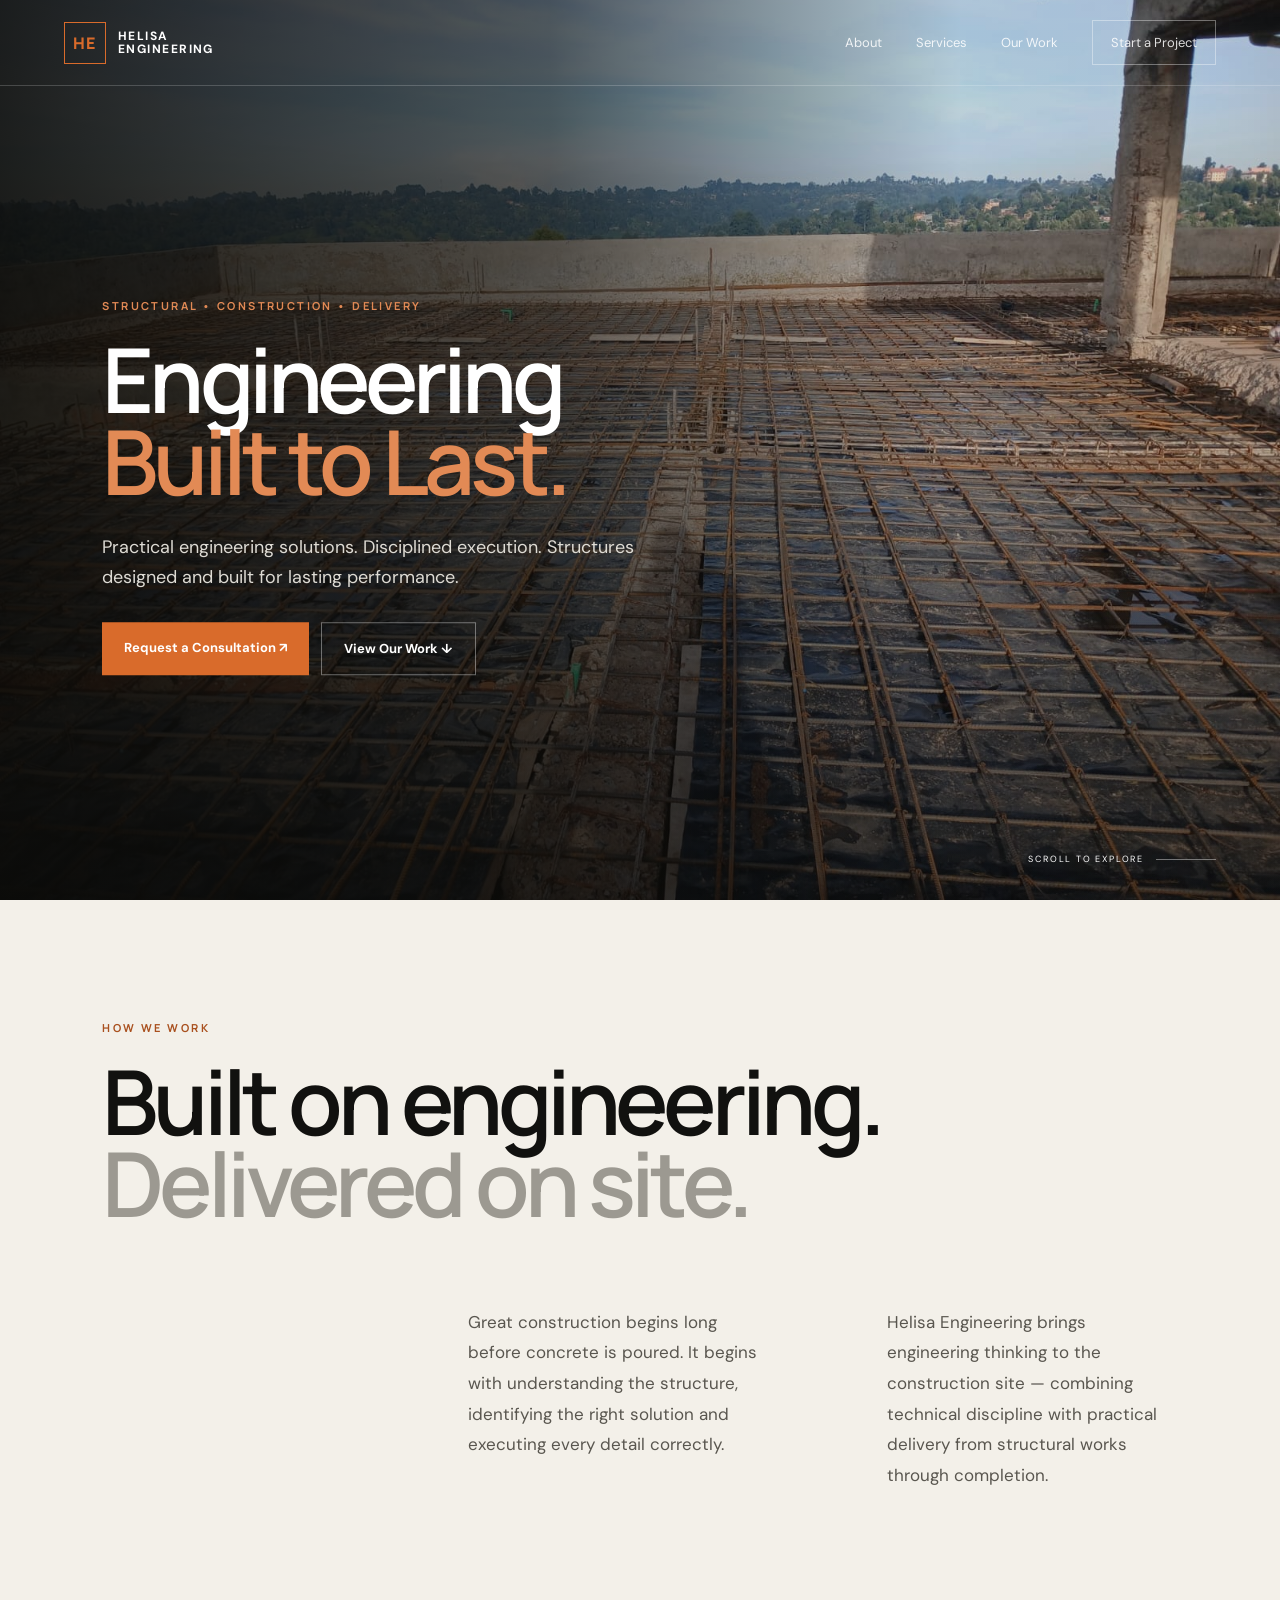
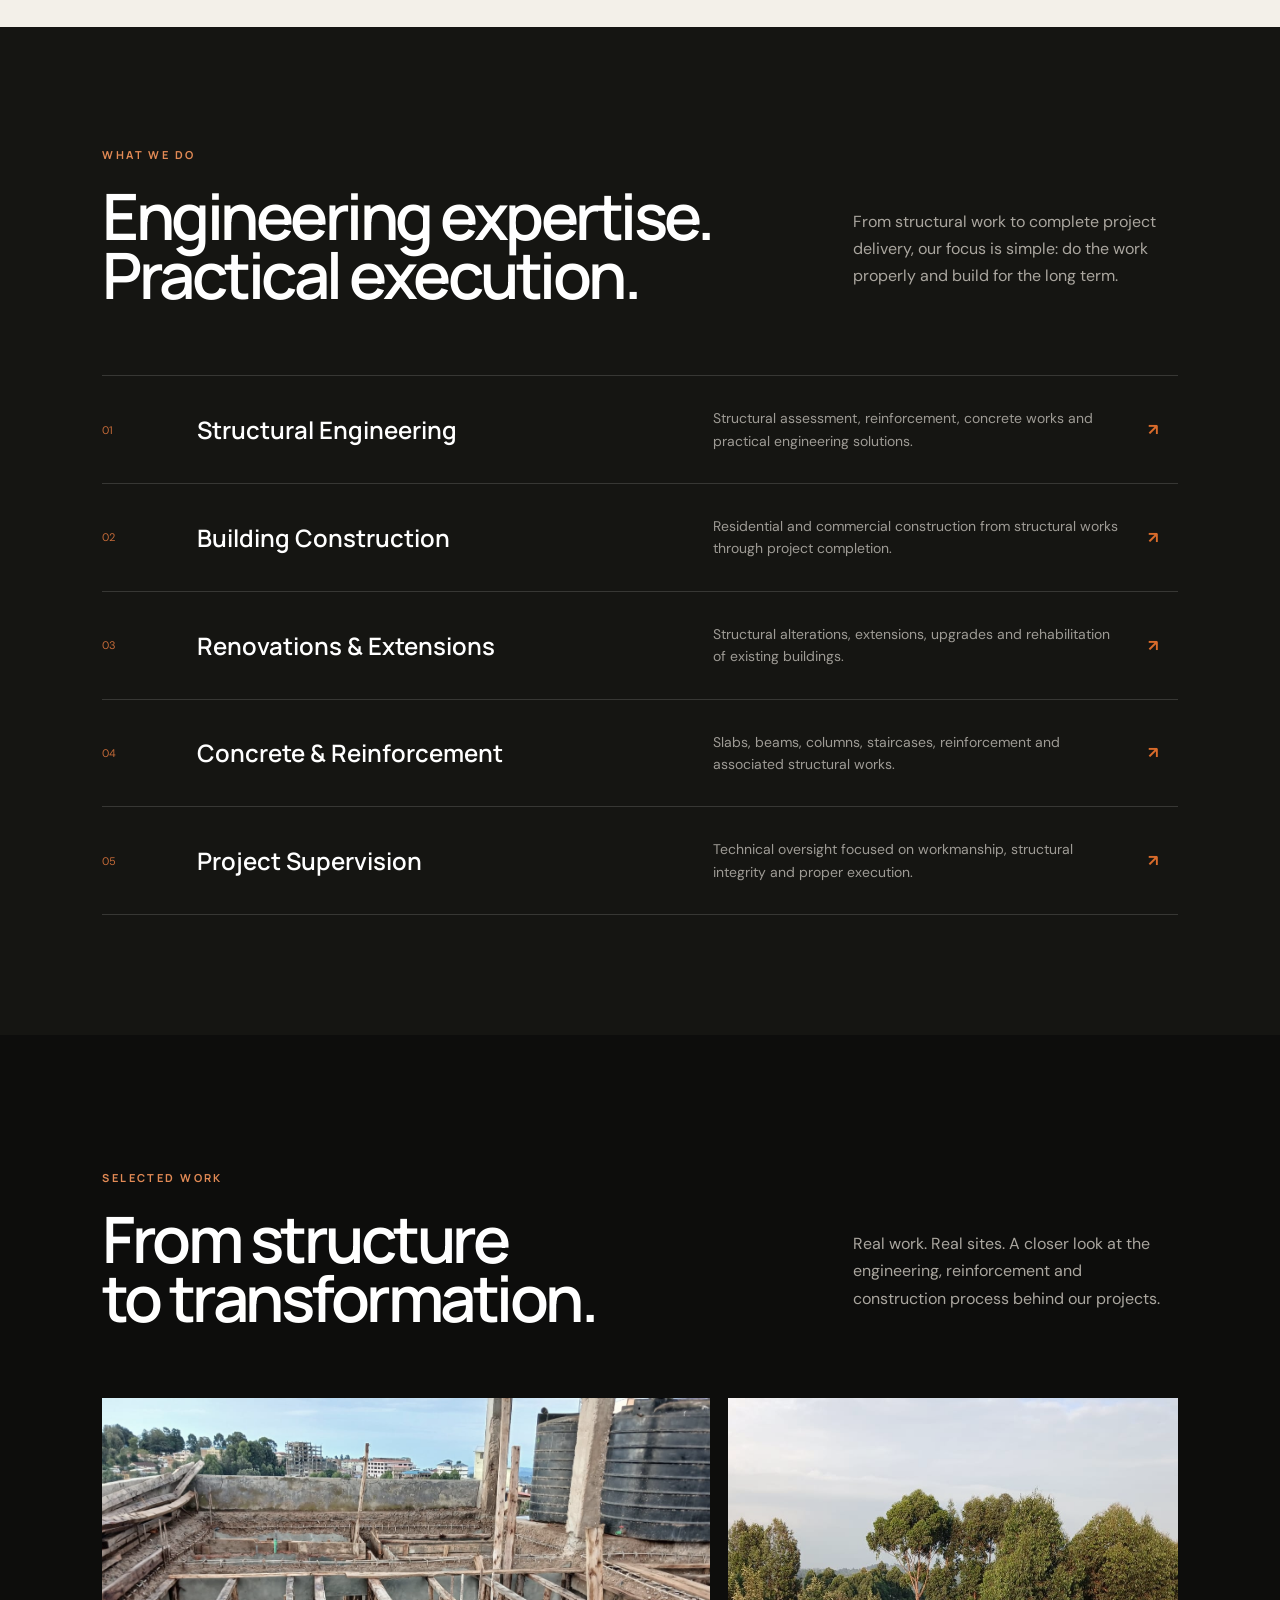
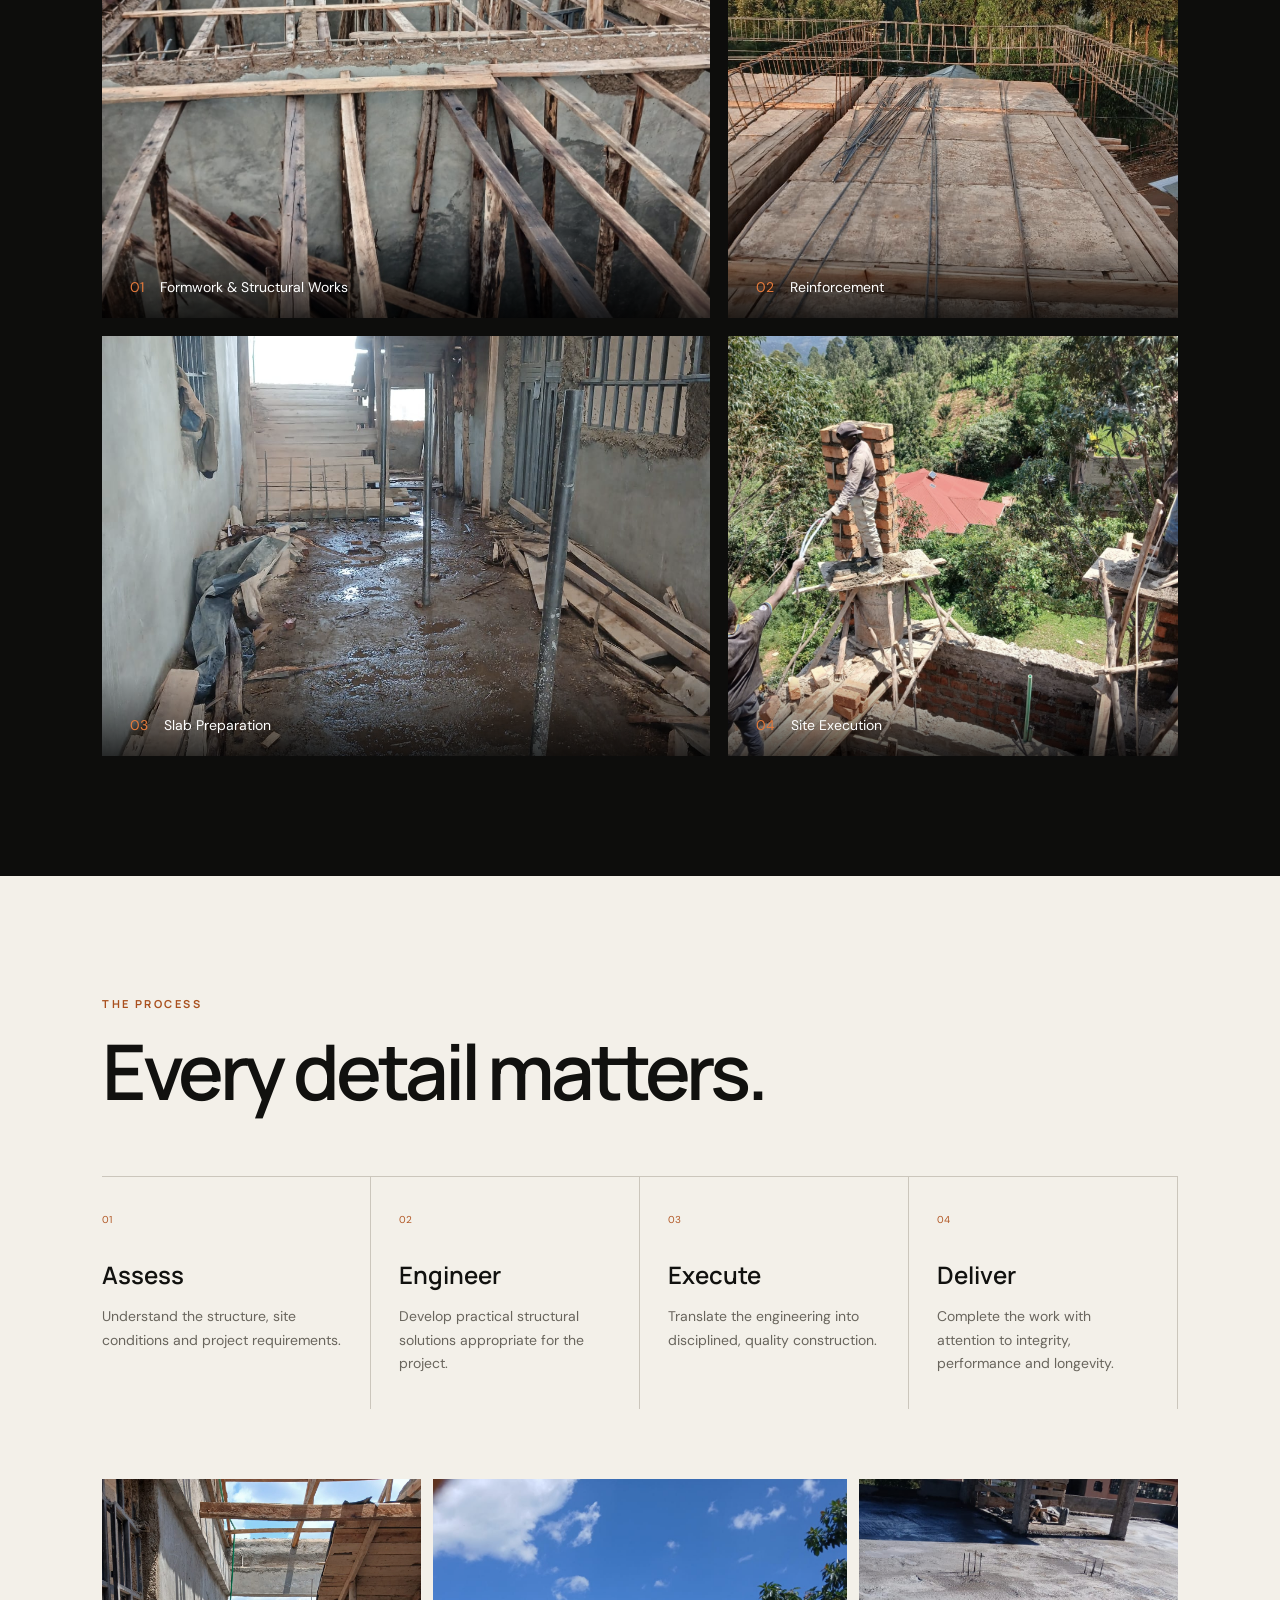
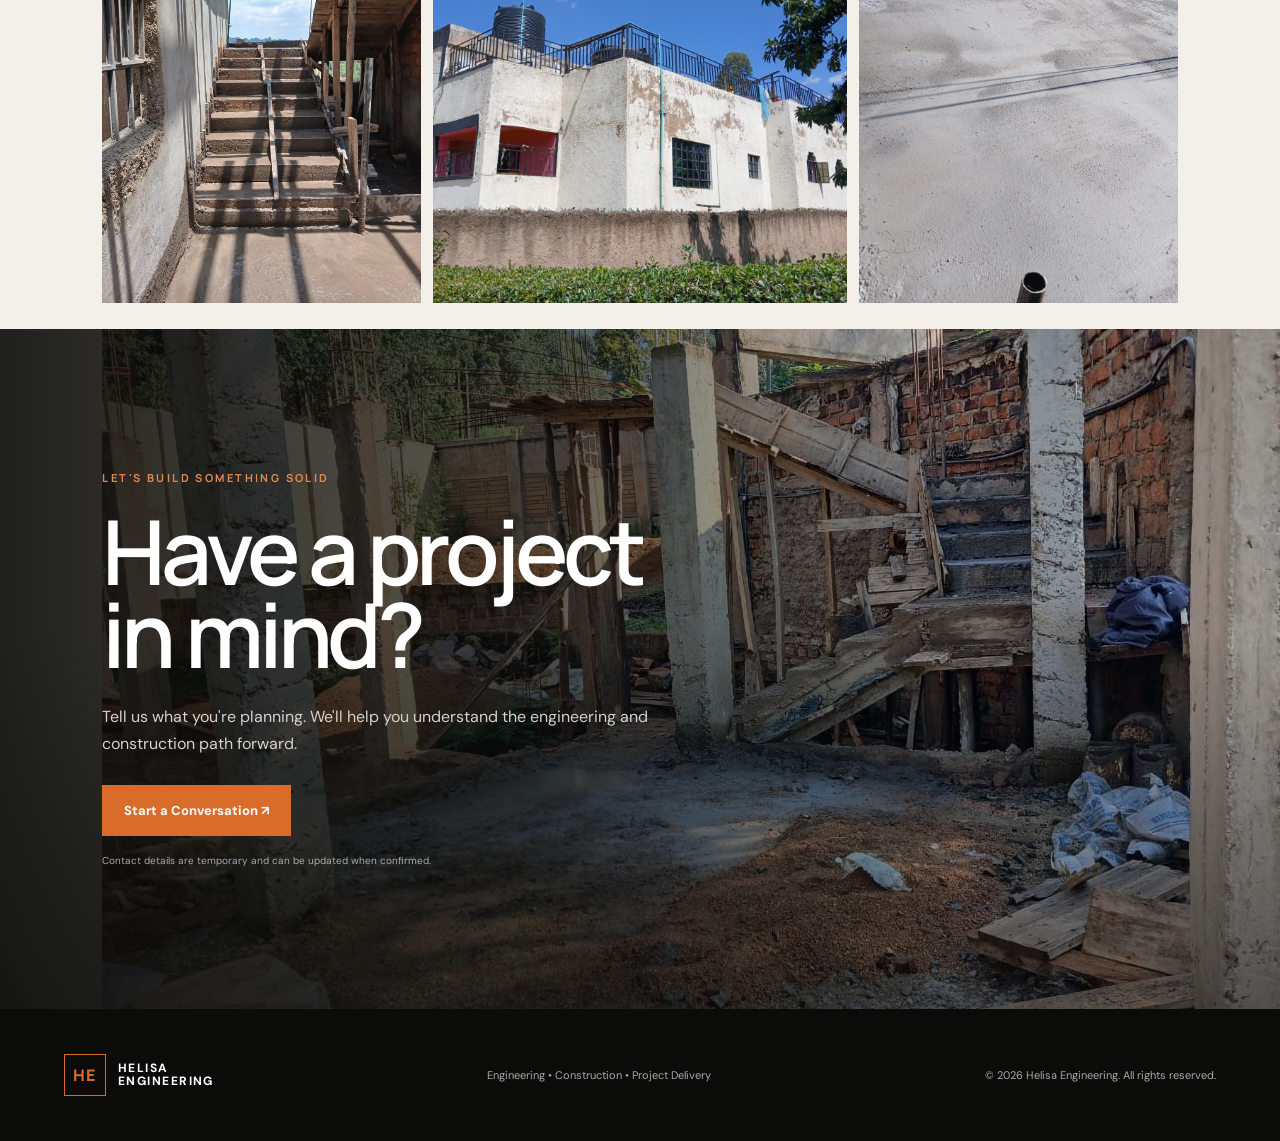
<file: index.html>
<!doctype html><html lang="en"><head><meta charset="utf-8"><meta name="viewport" content="width=device-width,initial-scale=1"><title>Helisa Engineering | Engineering Built to Last</title><meta name="description" content="Helisa Engineering — structural engineering, construction, renovations and project delivery."><link rel="preconnect" href="https://fonts.googleapis.com"><link rel="preconnect" href="https://fonts.gstatic.com" crossorigin><link href="https://fonts.googleapis.com/css2?family=DM+Sans:wght@400;500;600;700&family=Manrope:wght@400;500;600;700;800&display=swap" rel="stylesheet"><link rel="stylesheet" href="styles.css"></head><body>
<header class="nav"><a class="brand" href="#top"><span>HE</span><b>HELISA<br>ENGINEERING</b></a><nav><a href="#about">About</a><a href="#services">Services</a><a href="#work">Our Work</a><a href="#contact" class="nav-cta">Start a Project</a></nav><button class="menu" aria-label="Menu">☰</button></header>
<main id="top"><section class="hero"><img src="assets/project-1.jpg" alt="Reinforced concrete construction by Helisa Engineering"><div class="shade"></div><div class="hero-copy"><p class="eyebrow">STRUCTURAL • CONSTRUCTION • DELIVERY</p><h1>Engineering<br><em>Built to Last.</em></h1><p>Practical engineering solutions. Disciplined execution. Structures designed and built for lasting performance.</p><div class="actions"><a href="#contact" class="btn primary">Request a Consultation ↗</a><a href="#work" class="btn ghost">View Our Work ↓</a></div></div><div class="scroll">SCROLL TO EXPLORE <i></i></div></section>
<section class="statement" id="about"><p class="eyebrow dark">HOW WE WORK</p><h2>Built on engineering.<br><span>Delivered on site.</span></h2><div class="statement-grid"><p>Great construction begins long before concrete is poured. It begins with understanding the structure, identifying the right solution and executing every detail correctly.</p><p>Helisa Engineering brings engineering thinking to the construction site — combining technical discipline with practical delivery from structural works through completion.</p></div></section>
<section class="services" id="services"><div class="section-head"><div><p class="eyebrow">WHAT WE DO</p><h2>Engineering expertise.<br>Practical execution.</h2></div><p>From structural work to complete project delivery, our focus is simple: do the work properly and build for the long term.</p></div><div class="service-list">
<article><span>01</span><h3>Structural Engineering</h3><p>Structural assessment, reinforcement, concrete works and practical engineering solutions.</p><b>↗</b></article><article><span>02</span><h3>Building Construction</h3><p>Residential and commercial construction from structural works through project completion.</p><b>↗</b></article><article><span>03</span><h3>Renovations & Extensions</h3><p>Structural alterations, extensions, upgrades and rehabilitation of existing buildings.</p><b>↗</b></article><article><span>04</span><h3>Concrete & Reinforcement</h3><p>Slabs, beams, columns, staircases, reinforcement and associated structural works.</p><b>↗</b></article><article><span>05</span><h3>Project Supervision</h3><p>Technical oversight focused on workmanship, structural integrity and proper execution.</p><b>↗</b></article></div></section>
<section class="work" id="work"><div class="section-head light"><div><p class="eyebrow">SELECTED WORK</p><h2>From structure<br>to transformation.</h2></div><p>Real work. Real sites. A closer look at the engineering, reinforcement and construction process behind our projects.</p></div><div class="gallery"><figure class="g1"><img src="assets/project-2.jpg" alt="Construction formwork"><figcaption><span>01</span> Formwork & Structural Works</figcaption></figure><figure class="g2"><img src="assets/project-3.jpg" alt="Reinforcement preparation"><figcaption><span>02</span> Reinforcement</figcaption></figure><figure class="g3"><img src="assets/project-4.jpg" alt="Reinforced concrete slab"><figcaption><span>03</span> Slab Preparation</figcaption></figure><figure class="g4"><img src="assets/project-5.jpg" alt="On-site structural work"><figcaption><span>04</span> Site Execution</figcaption></figure></div></section>
<section class="process"><p class="eyebrow dark">THE PROCESS</p><h2>Every detail matters.</h2><div class="process-grid"><div><span>01</span><h3>Assess</h3><p>Understand the structure, site conditions and project requirements.</p></div><div><span>02</span><h3>Engineer</h3><p>Develop practical structural solutions appropriate for the project.</p></div><div><span>03</span><h3>Execute</h3><p>Translate the engineering into disciplined, quality construction.</p></div><div><span>04</span><h3>Deliver</h3><p>Complete the work with attention to integrity, performance and longevity.</p></div></div><div class="detail-strip"><img src="assets/project-6.jpg" alt="Construction staircase"><img src="assets/project-7.jpg" alt="Completed building"><img src="assets/project-8.jpg" alt="Concrete slab"></div></section>
<section class="cta" id="contact"><img src="assets/project-9.jpg" alt="Helisa Engineering project site"><div class="shade"></div><div><p class="eyebrow">LET'S BUILD SOMETHING SOLID</p><h2>Have a project<br>in mind?</h2><p>Tell us what you're planning. We'll help you understand the engineering and construction path forward.</p><a href="mailto:hello@helisaengineering.com" class="btn primary">Start a Conversation ↗</a><small>Contact details are temporary and can be updated when confirmed.</small></div></section></main>
<footer><div class="brand"><span>HE</span><b>HELISA<br>ENGINEERING</b></div><p>Engineering • Construction • Project Delivery</p><p>© 2026 Helisa Engineering. All rights reserved.</p></footer><script src="script.js"></script></body></html>
</file>
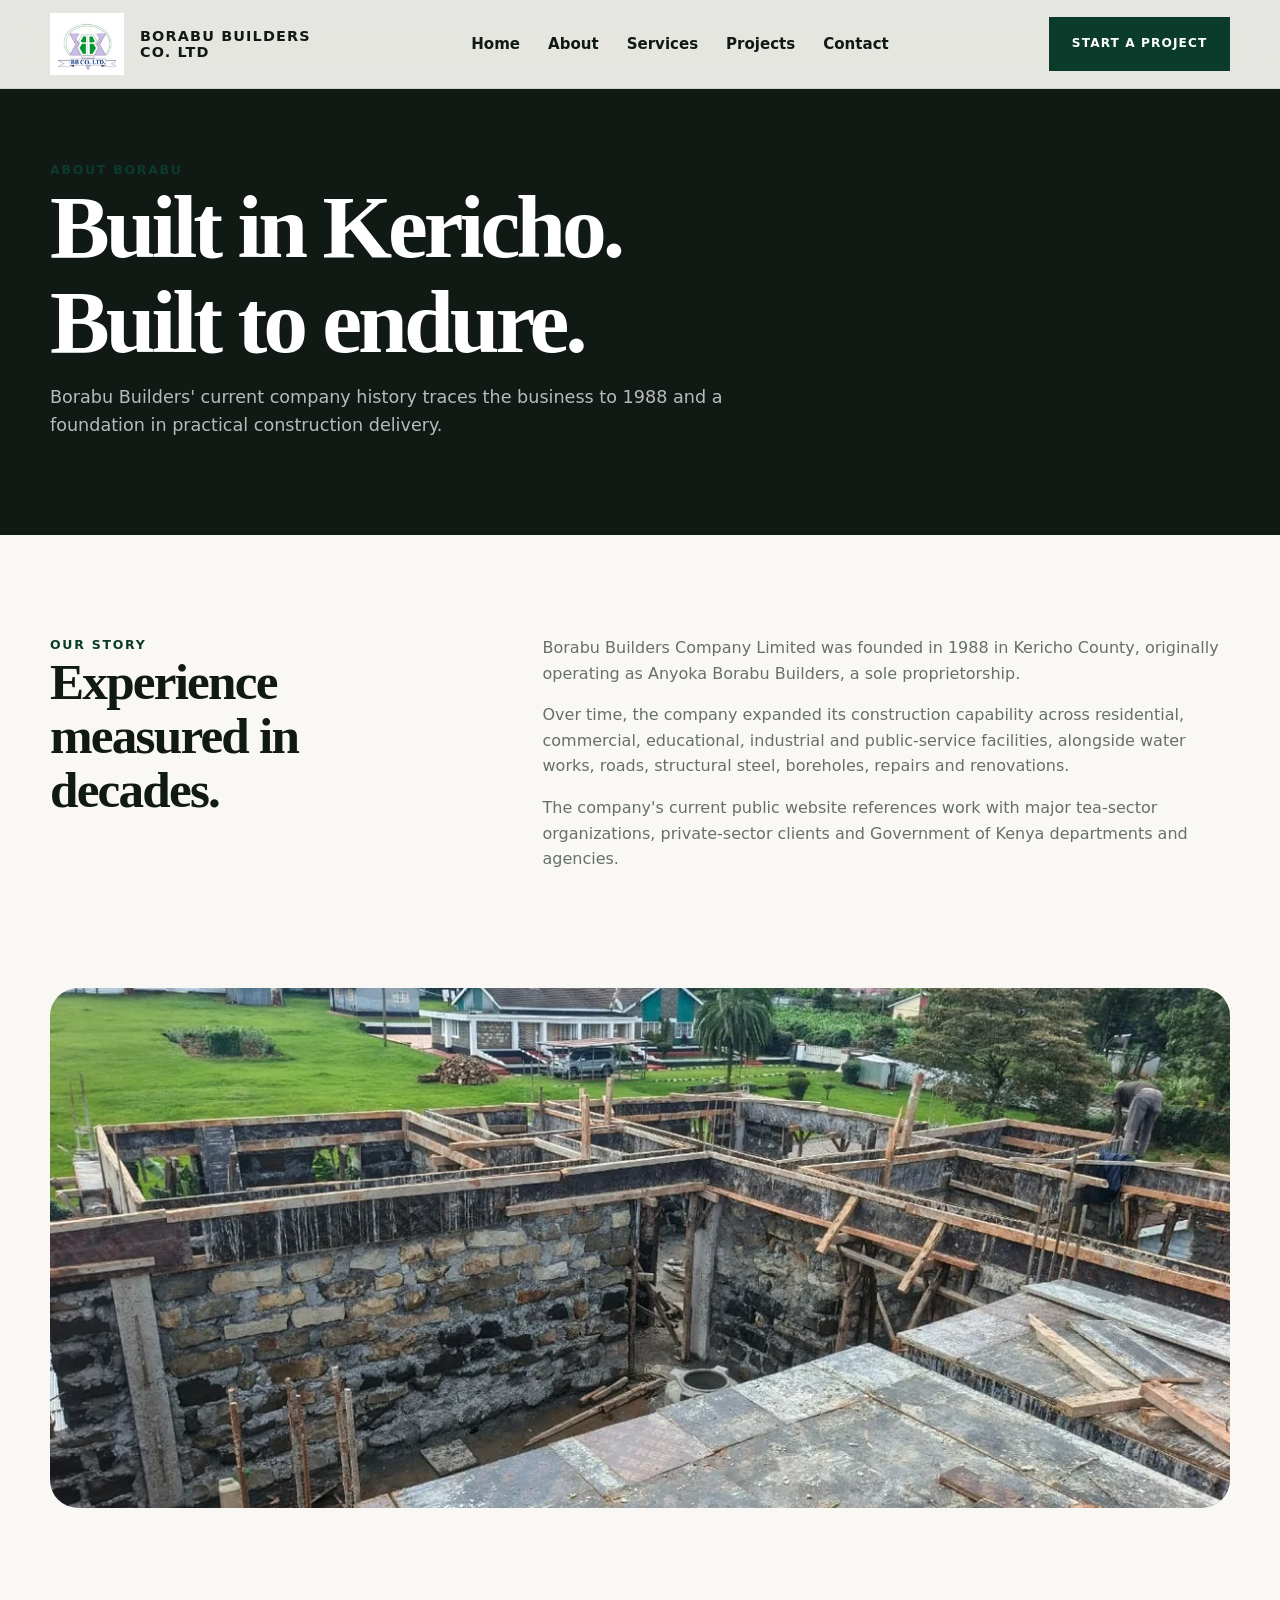
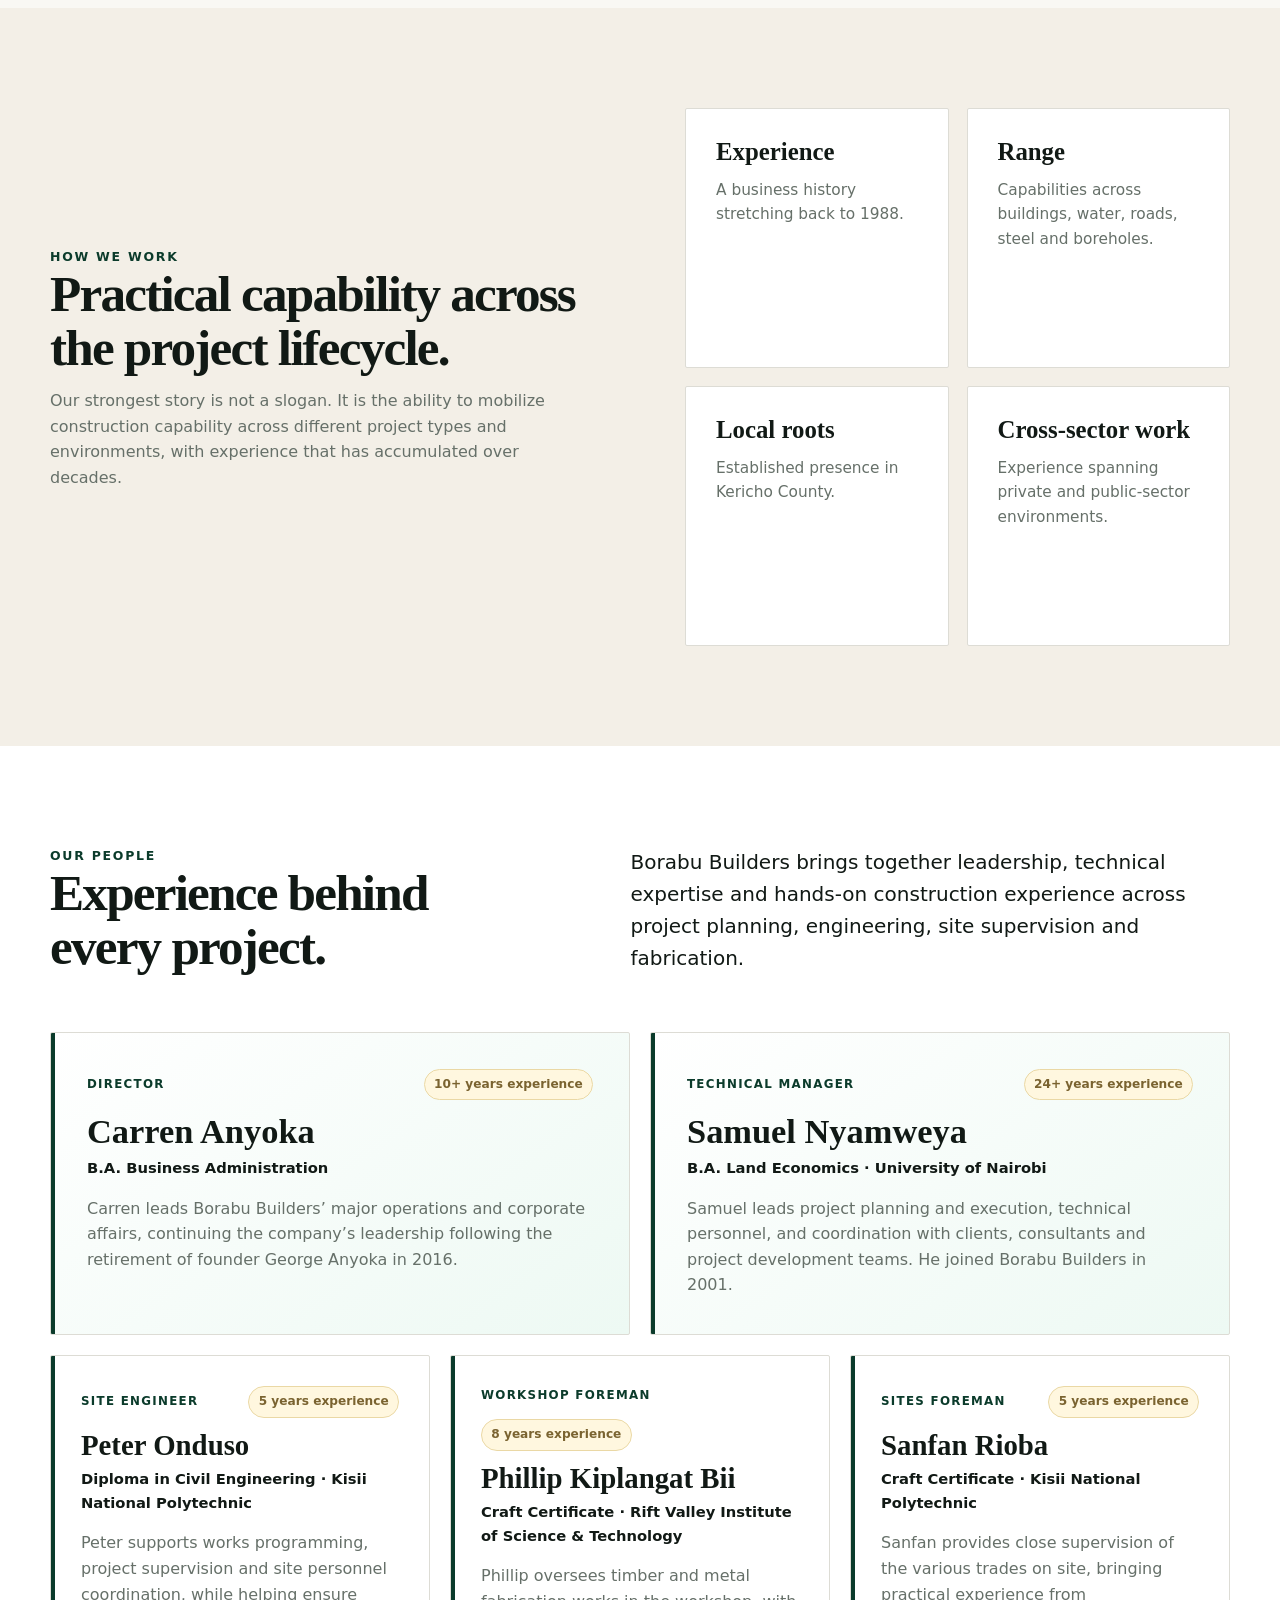
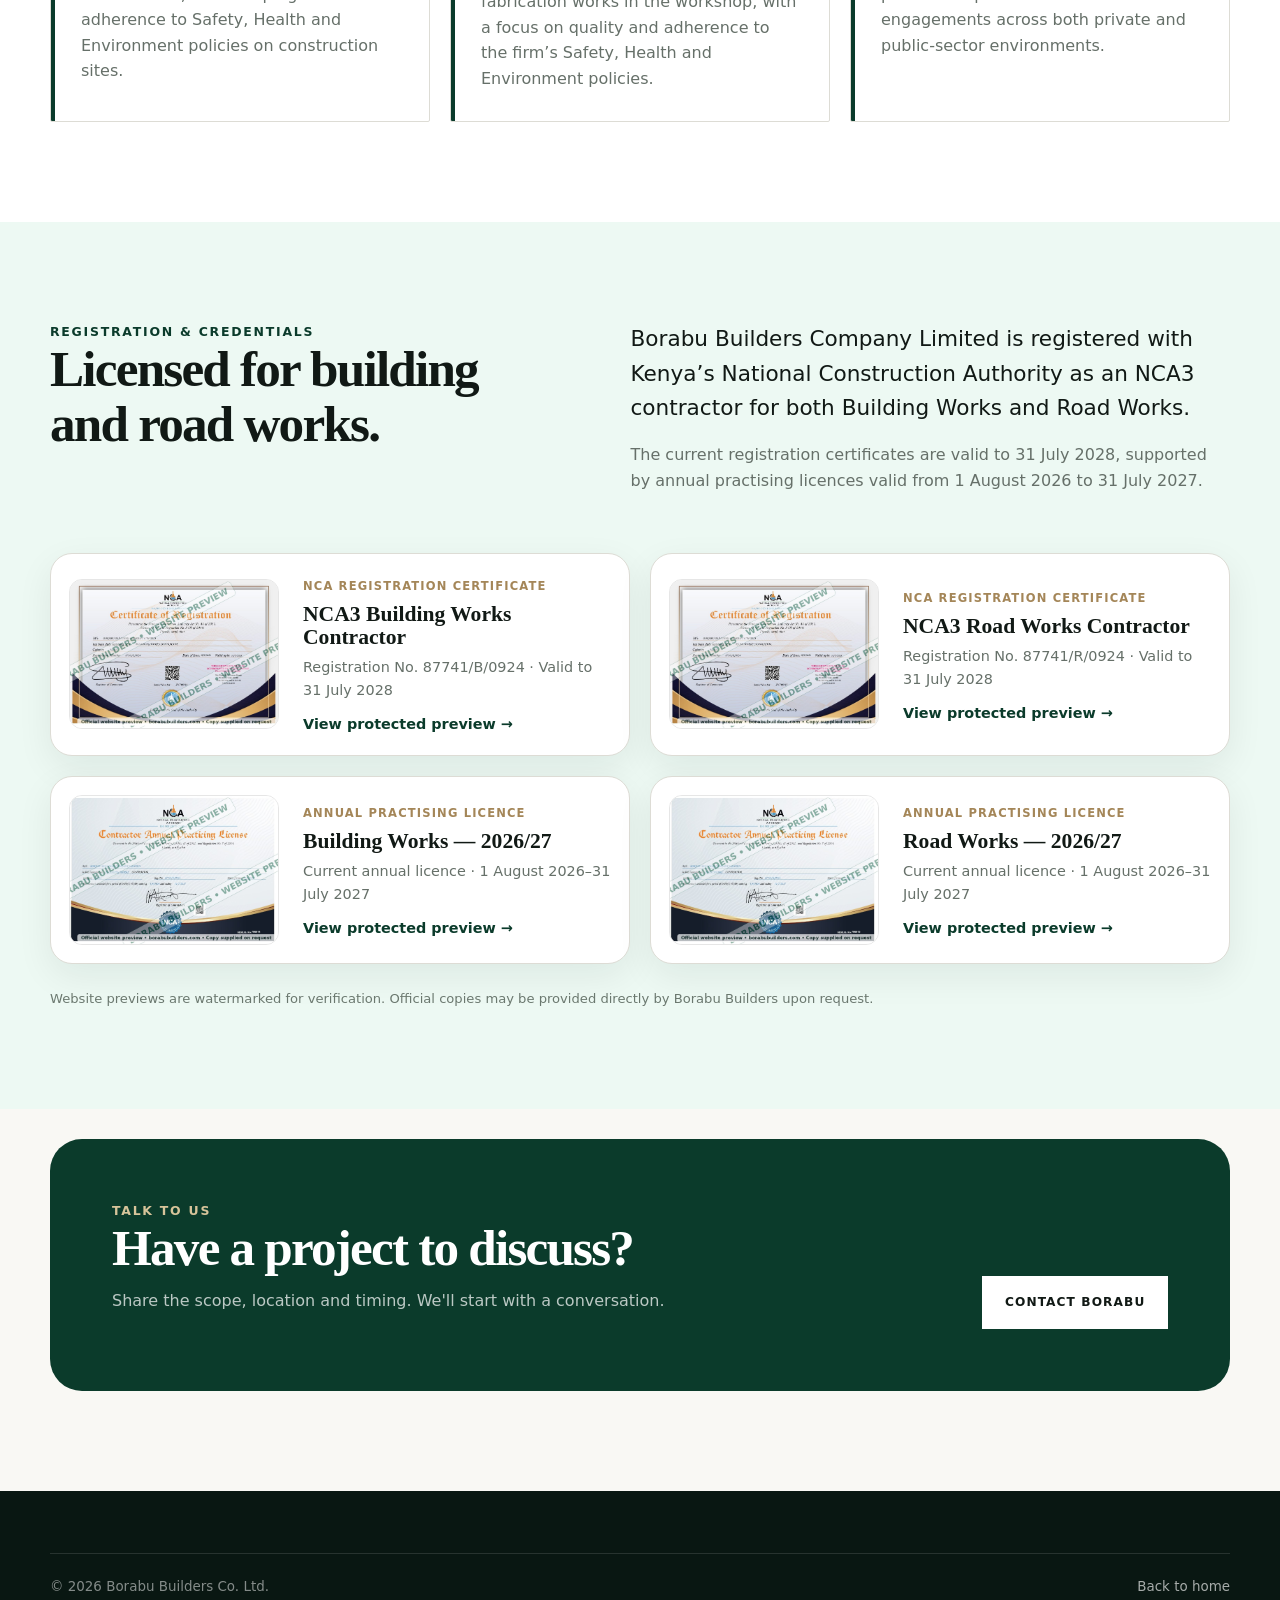
<file: about.html>
<!DOCTYPE html>

<html lang="en"><head><meta charset="utf-8"/><meta content="width=device-width,initial-scale=1" name="viewport"/><title>About | Borabu Builders Co. Ltd</title><link href="assets/css/styles.css" rel="stylesheet"/><link href="https://borabubuilders.com/about" rel="canonical"/><meta content="Learn about Borabu Builders Co. Ltd, a Kenyan construction company delivering building and infrastructure projects." name="description"/></head><body><header class="site-header"><div class="container nav"><a class="brand" href="/"><img alt="Borabu Builders logo" decoding="async" loading="lazy" src="assets/images/borabu-logo.jpg"/><span>Borabu Builders<br/>Co. Ltd</span></a><nav class="nav-links"><a href="/">Home</a><a href="/about">About</a><a href="/services">Services</a><a href="/projects">Projects</a><a href="/contact">Contact</a></nav><a class="btn btn-primary project-trigger" href="#start-project">Start a project</a><button aria-expanded="false" aria-label="Open navigation menu" class="menu-toggle" type="button">☰</button></div></header><main><section class="page-hero"><div class="container"><div class="eyebrow">About Borabu</div><h1>Built in Kericho.<br/>Built to endure.</h1><p>Borabu Builders' current company history traces the business to 1988 and a foundation in practical construction delivery.</p></div></section><section><div class="container content-grid"><div><div class="eyebrow">Our story</div><h2>Experience measured in decades.</h2></div><div><p class="lead">Borabu Builders Company Limited was founded in 1988 in Kericho County, originally operating as Anyoka Borabu Builders, a sole proprietorship.</p><p>Over time, the company expanded its construction capability across residential, commercial, educational, industrial and public-service facilities, alongside water works, roads, structural steel, boreholes, repairs and renovations.</p><p>The company's current public website references work with major tea-sector organizations, private-sector clients and Government of Kenya departments and agencies.</p></div></div></section><section style="padding-top:0"><div class="container image-band reveal"><img alt="Construction works in progress" decoding="async" loading="lazy" src="assets/images/project-unfinished.webp"/></div></section><section class="heritage"><div class="container heritage-grid"><div><div class="eyebrow">How we work</div><h2>Practical capability across the project lifecycle.</h2><p>Our strongest story is not a slogan. It is the ability to mobilize construction capability across different project types and environments, with experience that has accumulated over decades.</p></div><div class="service-grid" style="grid-template-columns:1fr 1fr;margin:0"><div class="service-card"><h3>Experience</h3><p>A business history stretching back to 1988.</p></div><div class="service-card"><h3>Range</h3><p>Capabilities across buildings, water, roads, steel and boreholes.</p></div><div class="service-card"><h3>Local roots</h3><p>Established presence in Kericho County.</p></div><div class="service-card"><h3>Cross-sector work</h3><p>Experience spanning private and public-sector environments.</p></div></div></div></section><section class="team-section" id="team"><div class="container"><div class="team-intro reveal"><div><div class="eyebrow">Our people</div><h2>Experience behind every project.</h2></div><div><p class="lead">Borabu Builders brings together leadership, technical expertise and hands-on construction experience across project planning, engineering, site supervision and fabrication.</p></div></div><div class="leadership-grid">
<article class="team-card team-card-lead reveal"><div class="team-meta"><span class="team-role">Director</span><span class="team-exp">10+ years experience</span></div><h3>Carren Anyoka</h3><p class="team-qualification">B.A. Business Administration</p><p>Carren leads Borabu Builders’ major operations and corporate affairs, continuing the company’s leadership following the retirement of founder George Anyoka in 2016.</p></article>
<article class="team-card team-card-lead reveal"><div class="team-meta"><span class="team-role">Technical Manager</span><span class="team-exp">24+ years experience</span></div><h3>Samuel Nyamweya</h3><p class="team-qualification">B.A. Land Economics · University of Nairobi</p><p>Samuel leads project planning and execution, technical personnel, and coordination with clients, consultants and project development teams. He joined Borabu Builders in 2001.</p></article></div>
<div class="technical-grid">
<article class="team-card reveal"><div class="team-meta"><span class="team-role">Site Engineer</span><span class="team-exp">5 years experience</span></div><h3>Peter Onduso</h3><p class="team-qualification">Diploma in Civil Engineering · Kisii National Polytechnic</p><p>Peter supports works programming, project supervision and site personnel coordination, while helping ensure adherence to Safety, Health and Environment policies on construction sites.</p></article>
<article class="team-card reveal"><div class="team-meta"><span class="team-role">Workshop Foreman</span><span class="team-exp">8 years experience</span></div><h3>Phillip Kiplangat Bii</h3><p class="team-qualification">Craft Certificate · Rift Valley Institute of Science &amp; Technology</p><p>Phillip oversees timber and metal fabrication works in the workshop, with a focus on quality and adherence to the firm’s Safety, Health and Environment policies.</p></article>
<article class="team-card reveal"><div class="team-meta"><span class="team-role">Sites Foreman</span><span class="team-exp">5 years experience</span></div><h3>Sanfan Rioba</h3><p class="team-qualification">Craft Certificate · Kisii National Polytechnic</p><p>Sanfan provides close supervision of the various trades on site, bringing practical experience from engagements across both private and public-sector environments.</p></article></div></div></section><section class="credentials" id="certifications"><div class="container"><div class="intro-grid reveal"><div><div class="eyebrow">Registration &amp; credentials</div><h2>Licensed for building and road works.</h2></div><div><p class="lead">Borabu Builders Company Limited is registered with Kenya’s National Construction Authority as an NCA3 contractor for both Building Works and Road Works.</p><p>The current registration certificates are valid to 31 July 2028, supported by annual practising licences valid from 1 August 2026 to 31 July 2027.</p></div></div><div class="credential-grid">
<button class="credential-card reveal certificate-trigger" data-cert-src="assets/images/certifications/nca3-building-registration-certificate.jpg" data-cert-title="NCA3 Building Works Contractor — Registration Certificate" type="button"><img alt="NCA3 Building Works Contractor registration certificate" class="protected-certificate" decoding="async" draggable="false" loading="lazy" src="assets/images/certifications/nca3-building-registration-certificate.jpg"/><div><span class="credential-type">NCA registration certificate</span><h3>NCA3 Building Works Contractor</h3><p>Registration No. 87741/B/0924 · Valid to 31 July 2028</p><strong>View protected preview →</strong></div></button>
<button class="credential-card reveal certificate-trigger" data-cert-src="assets/images/certifications/nca3-road-registration-certificate.jpg" data-cert-title="NCA3 Road Works Contractor — Registration Certificate" type="button"><img alt="NCA3 Road Works Contractor registration certificate" class="protected-certificate" decoding="async" draggable="false" loading="lazy" src="assets/images/certifications/nca3-road-registration-certificate.jpg"/><div><span class="credential-type">NCA registration certificate</span><h3>NCA3 Road Works Contractor</h3><p>Registration No. 87741/R/0924 · Valid to 31 July 2028</p><strong>View protected preview →</strong></div></button>
<button class="credential-card reveal certificate-trigger" data-cert-src="assets/images/certifications/nca3-building-practising-license-2026-2027.jpg" data-cert-title="Building Works — 2026/27 Annual Practising Licence" type="button"><img alt="NCA Building Works annual practising licence" class="protected-certificate" decoding="async" draggable="false" loading="lazy" src="assets/images/certifications/nca3-building-practising-license-2026-2027.jpg"/><div><span class="credential-type">Annual practising licence</span><h3>Building Works — 2026/27</h3><p>Current annual licence · 1 August 2026–31 July 2027</p><strong>View protected preview →</strong></div></button>
<button class="credential-card reveal certificate-trigger" data-cert-src="assets/images/certifications/nca3-road-practising-license-2026-2027.jpg" data-cert-title="Road Works — 2026/27 Annual Practising Licence" type="button"><img alt="NCA Road Works annual practising licence" class="protected-certificate" decoding="async" draggable="false" loading="lazy" src="assets/images/certifications/nca3-road-practising-license-2026-2027.jpg"/><div><span class="credential-type">Annual practising licence</span><h3>Road Works — 2026/27</h3><p>Current annual licence · 1 August 2026–31 July 2027</p><strong>View protected preview →</strong></div></button>
</div><p class="certificate-note">Website previews are watermarked for verification. Official copies may be provided directly by Borabu Builders upon request.</p></div></section><section class="cta"><div class="container"><div class="cta-box"><div><div class="eyebrow" style="color:#d7c49a">Talk to us</div><h2>Have a project to discuss?</h2><p>Share the scope, location and timing. We'll start with a conversation.</p></div><a class="btn btn-light" href="/contact">Contact Borabu</a></div></div></section></main><footer class="footer"><div class="container"><div class="footer-bottom" style="margin-top:0"><span>© 2026 Borabu Builders Co. Ltd.</span><a href="/">Back to home</a></div></div></footer><script src="assets/js/site.js"></script></body></html>
</file>
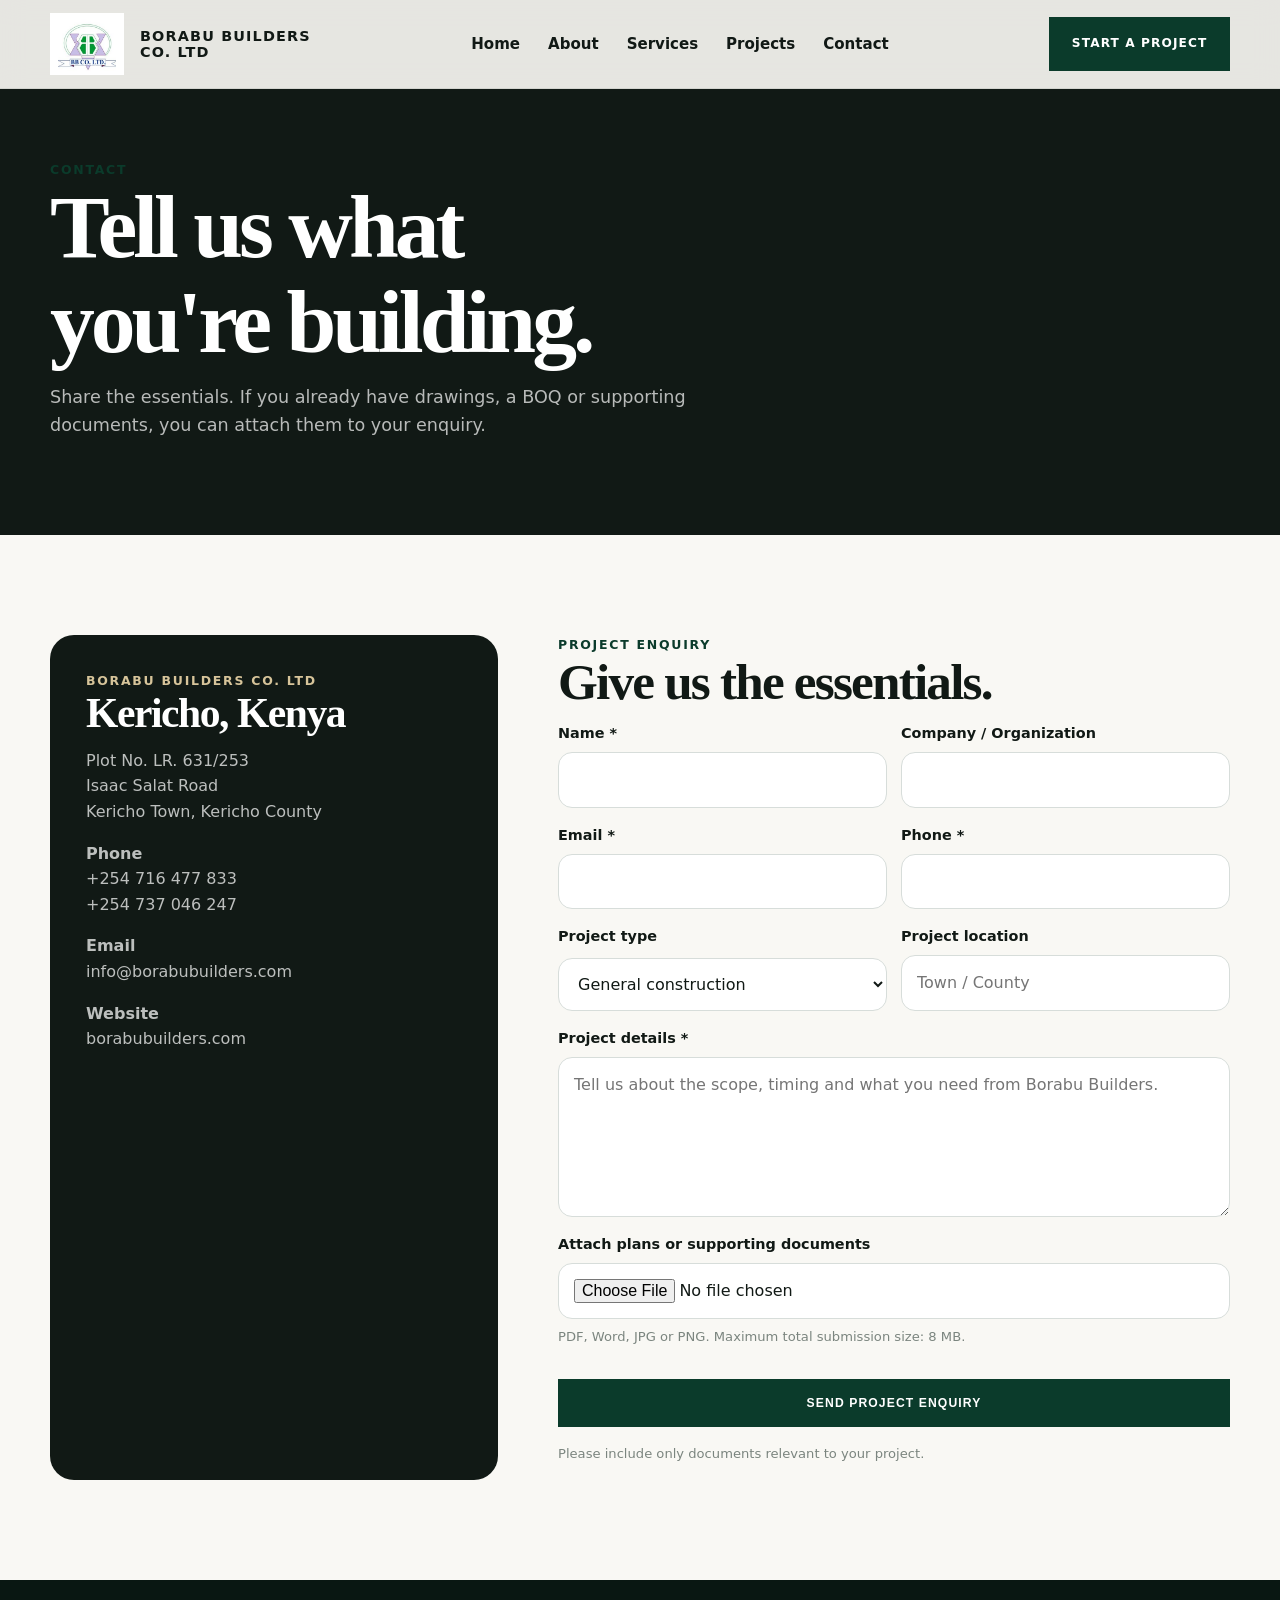
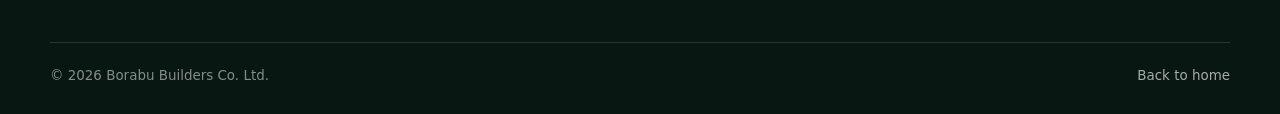
<file: contact.html>
<!DOCTYPE html>

<html lang="en"><head><meta charset="utf-8"/><meta content="width=device-width,initial-scale=1" name="viewport"/><title>Contact | Borabu Builders Co. Ltd</title><meta content="Start a project enquiry with Borabu Builders Co. Ltd. Share your scope, location and supporting plans." name="description"/><link href="assets/css/styles.css" rel="stylesheet"/><link href="https://borabubuilders.com/contact" rel="canonical"/></head><body><header class="site-header"><div class="container nav"><a class="brand" href="/"><img alt="Borabu Builders logo" decoding="async" loading="lazy" src="assets/images/borabu-logo.jpg"/><span>Borabu Builders<br/>Co. Ltd</span></a><nav class="nav-links"><a href="/">Home</a><a href="/about">About</a><a href="/services">Services</a><a href="/projects">Projects</a><a href="/contact">Contact</a></nav><a class="btn btn-primary project-trigger" href="#start-project">Start a project</a><button aria-expanded="false" aria-label="Open navigation menu" class="menu-toggle" type="button">☰</button></div></header><main><section class="page-hero"><div class="container"><div class="eyebrow">Contact</div><h1>Tell us what<br/>you're building.</h1><p>Share the essentials. If you already have drawings, a BOQ or supporting documents, you can attach them to your enquiry.</p></div></section><section><div class="container contact-grid"><aside class="contact-card"><div class="eyebrow" style="color:#d7c49a">Borabu Builders Co. Ltd</div><h2 style="font-size:2.6rem">Kericho, Kenya</h2><p>Plot No. LR. 631/253<br/>Isaac Salat Road<br/>Kericho Town, Kericho County</p><p><strong>Phone</strong><br/><a href="tel:+254716477833">+254 716 477 833</a><br/><a href="tel:+254737046247">+254 737 046 247</a></p><p><strong>Email</strong><br/><a href="mailto:info@borabubuilders.com">info@borabubuilders.com</a></p><p><strong>Website</strong><br/><a href="https://borabubuilders.com">borabubuilders.com</a></p></aside><div><div class="eyebrow">Project enquiry</div><h2>Give us the essentials.</h2><form action="/thank-you.html" data-netlify="true" data-netlify-honeypot="bot-field" enctype="multipart/form-data" method="POST" name="project-enquiry"><input name="form-name" type="hidden" value="project-enquiry"/><p class="hidden-field"><label>Do not fill this out: <input name="bot-field"/></label></p><div class="form-row"><div class="field"><label for="name">Name *</label><input autocomplete="name" id="name" name="name" required=""/></div><div class="field"><label for="company">Company / Organization</label><input autocomplete="organization" id="company" name="company"/></div></div><div class="form-row"><div class="field"><label for="email">Email *</label><input autocomplete="email" id="email" name="email" required="" type="email"/></div><div class="field"><label for="phone">Phone *</label><input autocomplete="tel" id="phone" name="phone" required="" type="tel"/></div></div><div class="form-row"><div class="field"><label for="service">Project type</label><select id="service" name="service"><option>General construction</option><option>Water works</option><option>Road works</option><option>Structural steel</option><option>Borehole services</option><option>Repairs &amp; renovation</option><option>Other</option></select></div><div class="field"><label for="location">Project location</label><input id="location" name="location" placeholder="Town / County"/></div></div><div class="field"><label for="message">Project details *</label><textarea id="message" name="message" placeholder="Tell us about the scope, timing and what you need from Borabu Builders." required=""></textarea></div><div class="field upload-field"><label for="project-file">Attach plans or supporting documents</label><input accept=".pdf,.doc,.docx,.jpg,.jpeg,.png" id="project-file" name="project-file" type="file"/><p class="note">PDF, Word, JPG or PNG. Maximum total submission size: 8 MB.</p></div><button class="btn btn-primary" type="submit">Send project enquiry</button><p class="note">Please include only documents relevant to your project.</p></form></div></div></section></main><footer class="footer"><div class="container"><div class="footer-bottom" style="margin-top:0"><span>© 2026 Borabu Builders Co. Ltd.</span><a href="/">Back to home</a></div></div></footer><script src="assets/js/site.js"></script></body></html>
</file>
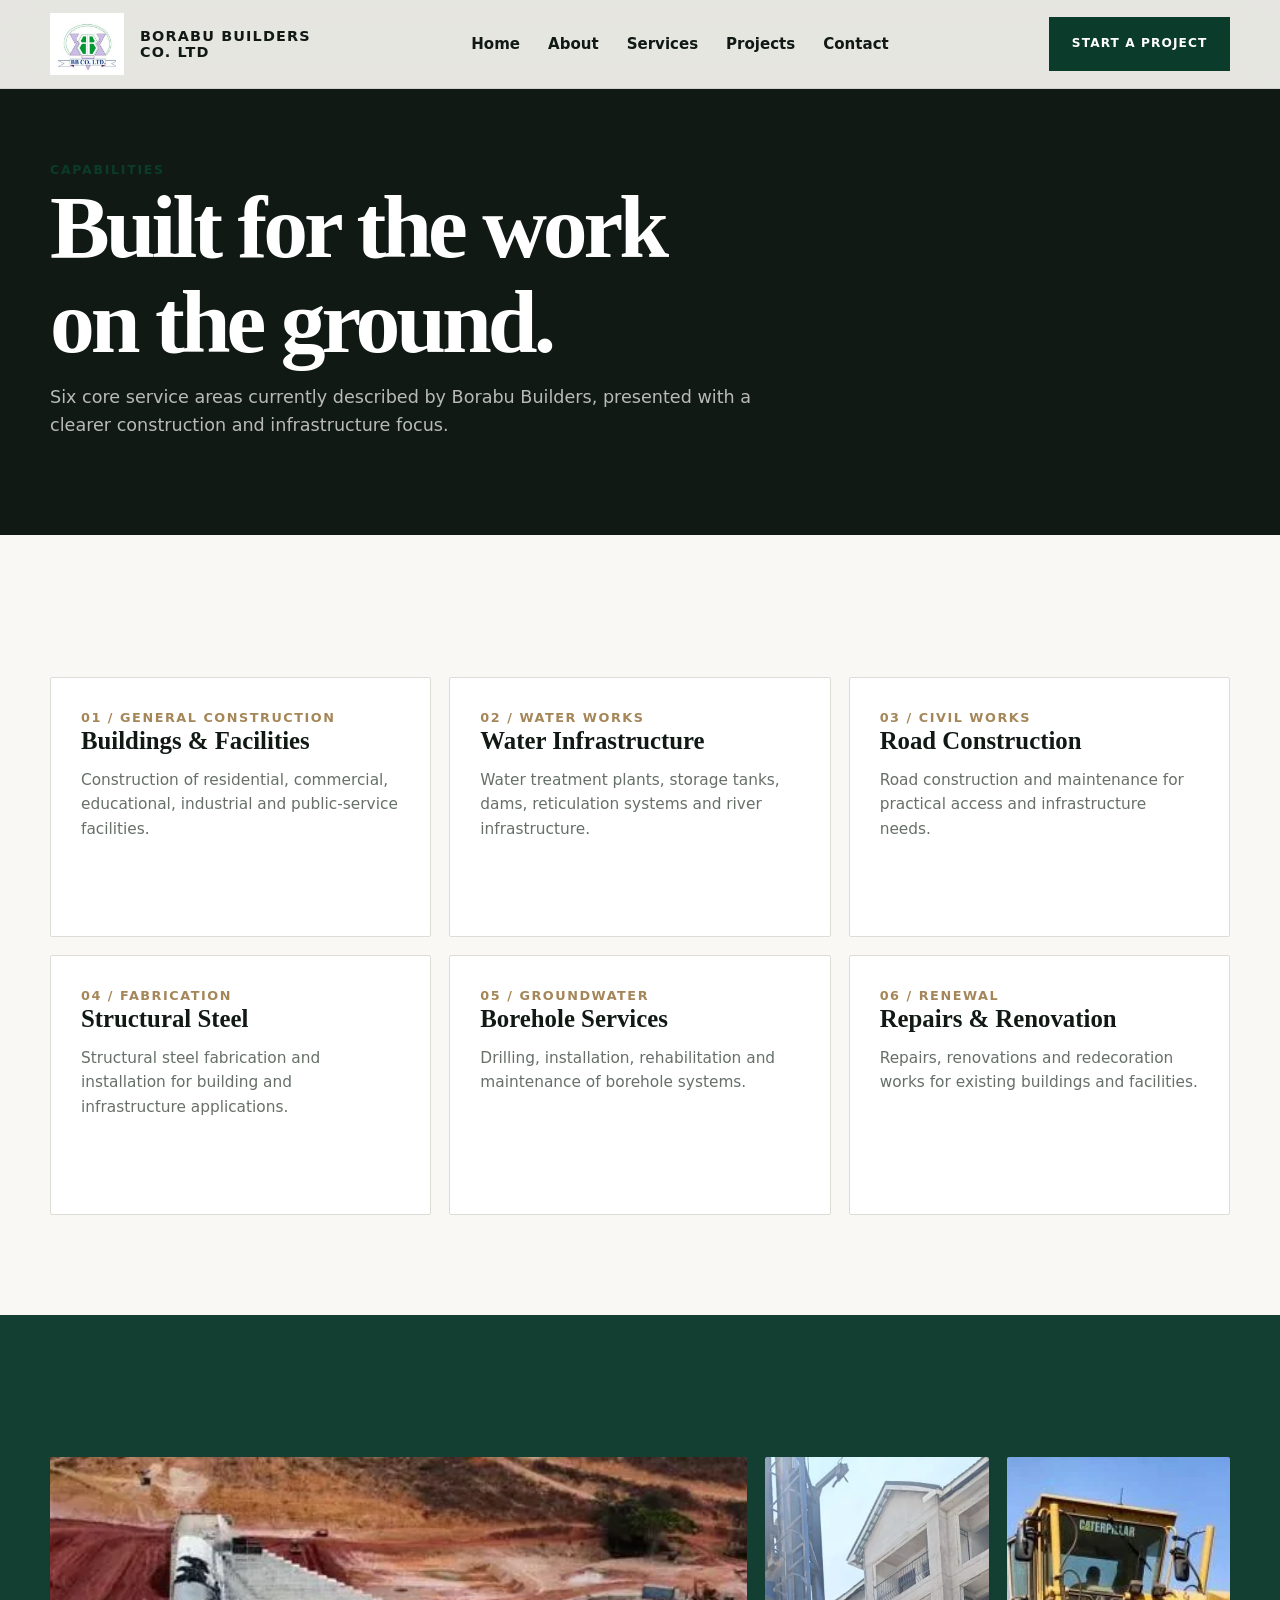
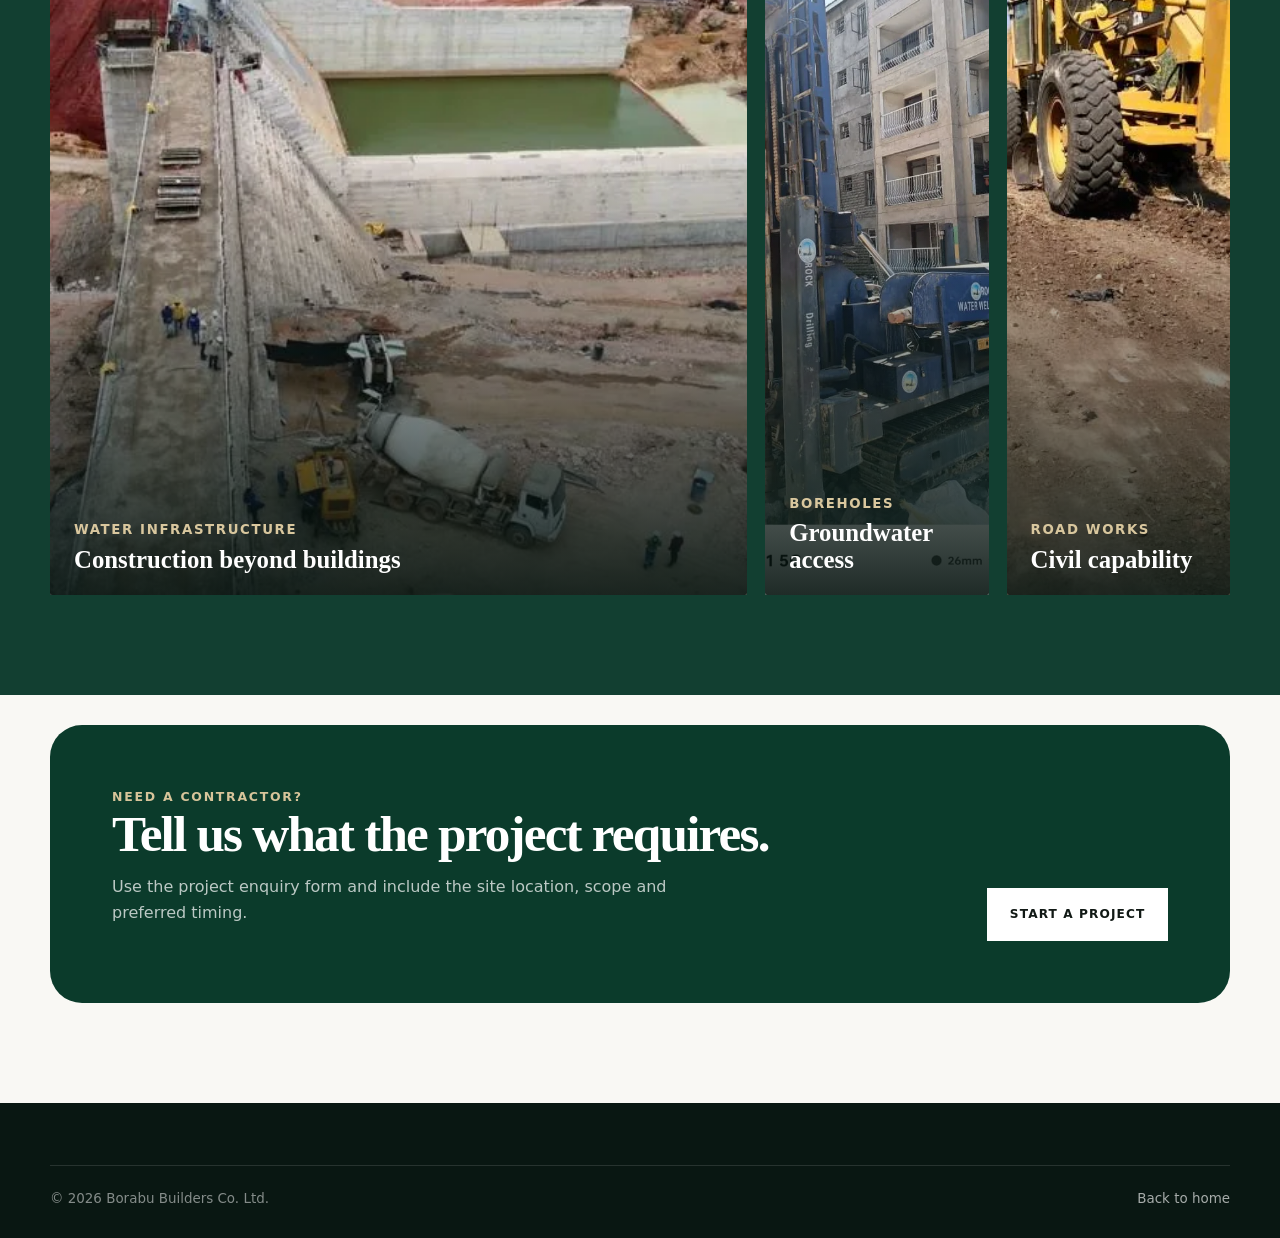
<file: services.html>
<!DOCTYPE html>

<html lang="en"><head><meta charset="utf-8"/><meta content="width=device-width,initial-scale=1" name="viewport"/><title>Services | Borabu Builders Co. Ltd</title><link href="assets/css/styles.css" rel="stylesheet"/><link href="https://borabubuilders.com/services" rel="canonical"/><meta content="Explore Borabu Builders services including construction, infrastructure, water, borehole, road, steel and renovation works in Kenya." name="description"/></head><body><header class="site-header"><div class="container nav"><a class="brand" href="/"><img alt="Borabu Builders logo" decoding="async" loading="lazy" src="assets/images/borabu-logo.jpg"/><span>Borabu Builders<br/>Co. Ltd</span></a><nav class="nav-links"><a href="/">Home</a><a href="/about">About</a><a href="/services">Services</a><a href="/projects">Projects</a><a href="/contact">Contact</a></nav><a class="btn btn-primary project-trigger" href="#start-project">Start a project</a><button aria-expanded="false" aria-label="Open navigation menu" class="menu-toggle" type="button">☰</button></div></header><main><section class="page-hero"><div class="container"><div class="eyebrow">Capabilities</div><h1>Built for the work<br/>on the ground.</h1><p>Six core service areas currently described by Borabu Builders, presented with a clearer construction and infrastructure focus.</p></div></section><section><div class="container service-grid"><article class="service-card"><div class="service-no">01 / GENERAL CONSTRUCTION</div><h3>Buildings &amp; Facilities</h3><p>Construction of residential, commercial, educational, industrial and public-service facilities.</p></article><article class="service-card"><div class="service-no">02 / WATER WORKS</div><h3>Water Infrastructure</h3><p>Water treatment plants, storage tanks, dams, reticulation systems and river infrastructure.</p></article><article class="service-card"><div class="service-no">03 / CIVIL WORKS</div><h3>Road Construction</h3><p>Road construction and maintenance for practical access and infrastructure needs.</p></article><article class="service-card"><div class="service-no">04 / FABRICATION</div><h3>Structural Steel</h3><p>Structural steel fabrication and installation for building and infrastructure applications.</p></article><article class="service-card"><div class="service-no">05 / GROUNDWATER</div><h3>Borehole Services</h3><p>Drilling, installation, rehabilitation and maintenance of borehole systems.</p></article><article class="service-card"><div class="service-no">06 / RENEWAL</div><h3>Repairs &amp; Renovation</h3><p>Repairs, renovations and redecoration works for existing buildings and facilities.</p></article></div></section><section class="projects"><div class="container project-grid"><div class="project-card large"><img alt="Water infrastructure works" decoding="async" loading="lazy" src="assets/images/project-water.webp"/><div class="project-label"><small>Water infrastructure</small><h3>Construction beyond buildings</h3></div></div><div class="project-stack"><div class="project-card"><img alt="Borehole drilling" decoding="async" loading="lazy" src="assets/images/service-borehole.webp"/><div class="project-label"><small>Boreholes</small><h3>Groundwater access</h3></div></div><div class="project-card"><img alt="Road maintenance" decoding="async" loading="lazy" src="assets/images/project-road.webp"/><div class="project-label"><small>Road works</small><h3>Civil capability</h3></div></div></div></div></section><section class="cta"><div class="container"><div class="cta-box"><div><div class="eyebrow" style="color:#d7c49a">Need a contractor?</div><h2>Tell us what the project requires.</h2><p>Use the project enquiry form and include the site location, scope and preferred timing.</p></div><a class="btn btn-light project-trigger" href="#start-project">Start a project</a></div></div></section></main><footer class="footer"><div class="container"><div class="footer-bottom" style="margin-top:0"><span>© 2026 Borabu Builders Co. Ltd.</span><a href="/">Back to home</a></div></div></footer><script src="assets/js/site.js"></script></body></html>
</file>
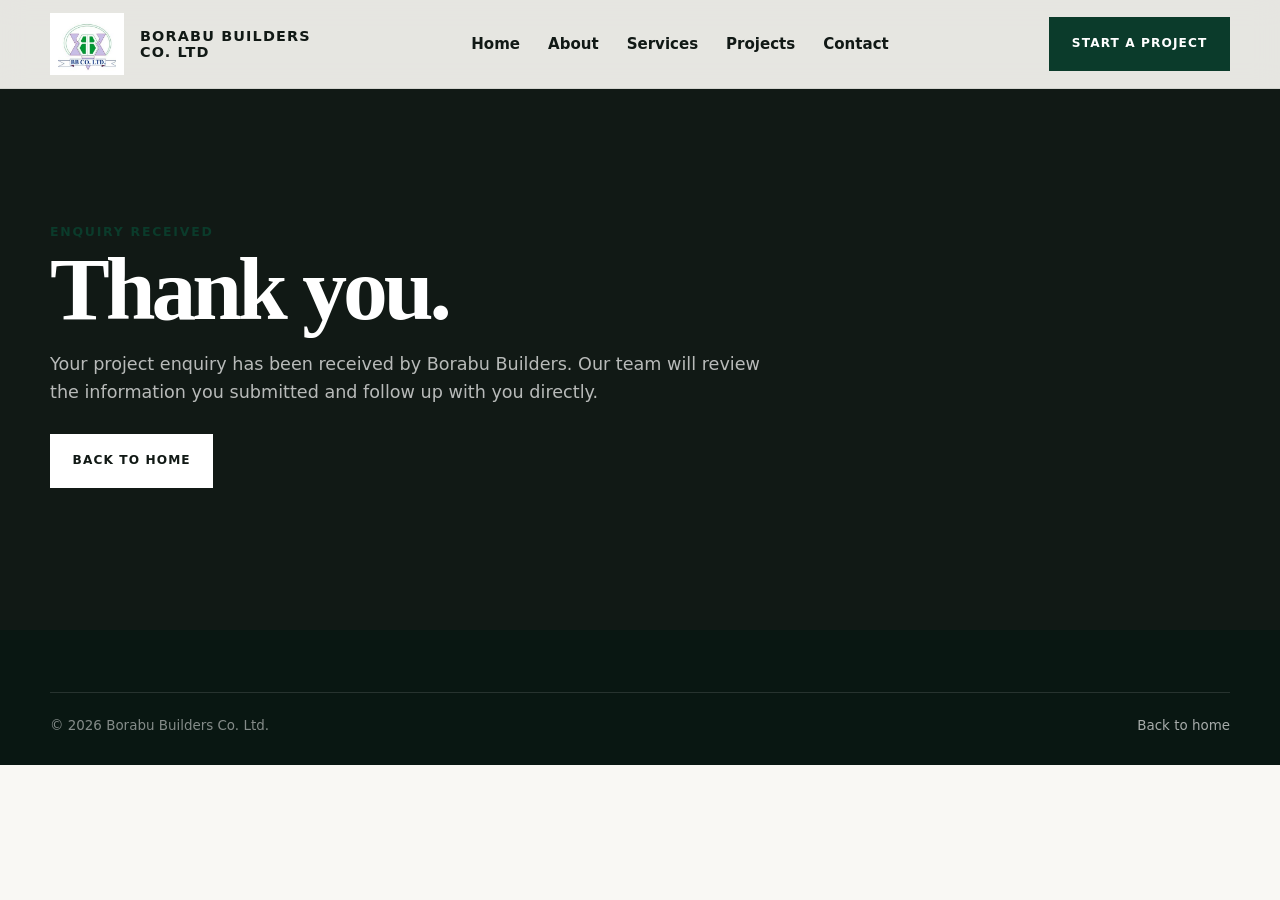
<file: thank-you.html>
<!DOCTYPE html>

<html lang="en"><head><meta charset="utf-8"/><meta content="width=device-width,initial-scale=1" name="viewport"/><title>Thank You | Borabu Builders Co. Ltd</title><link href="assets/css/styles.css" rel="stylesheet"/><link href="https://borabubuilders.com/thank-you" rel="canonical"/><meta content="noindex, nofollow" name="robots"/></head><body><header class="site-header"><div class="container nav"><a class="brand" href="/"><img alt="Borabu Builders logo" decoding="async" loading="lazy" src="assets/images/borabu-logo.jpg"/><span>Borabu Builders<br/>Co. Ltd</span></a><nav class="nav-links"><a href="/">Home</a><a href="/about">About</a><a href="/services">Services</a><a href="/projects">Projects</a><a href="/contact">Contact</a></nav><a class="btn btn-primary project-trigger" href="#start-project">Start a project</a><button aria-expanded="false" aria-label="Open navigation menu" class="menu-toggle" type="button">☰</button></div></header><main><section class="page-hero thank-hero"><div class="container"><div class="eyebrow">Enquiry received</div><h1>Thank you.</h1><p>Your project enquiry has been received by Borabu Builders. Our team will review the information you submitted and follow up with you directly.</p><div style="margin-top:28px"><a class="btn btn-light" href="/">Back to home</a></div></div></section></main><footer class="footer"><div class="container"><div class="footer-bottom" style="margin-top:0"><span>© 2026 Borabu Builders Co. Ltd.</span><a href="/">Back to home</a></div></div></footer><script src="assets/js/site.js"></script></body></html>
</file>
<file: styles.css>
:root{--ink:#11110f;--paper:#f3f0e9;--orange:#d96b2b;--muted:#a7a39b}*{box-sizing:border-box}html{scroll-behavior:smooth}body{margin:0;background:var(--paper);color:var(--ink);font-family:'DM Sans',sans-serif}a{color:inherit;text-decoration:none}.nav{position:fixed;z-index:20;top:0;left:0;right:0;height:86px;display:flex;align-items:center;justify-content:space-between;padding:0 5vw;color:white;border-bottom:1px solid #ffffff30;transition:.3s}.nav.scrolled{background:#11110ff2;backdrop-filter:blur(10px)}.brand{display:flex;align-items:center;gap:12px;font-size:12px;line-height:1.05;letter-spacing:.12em}.brand span{width:42px;height:42px;border:1px solid var(--orange);display:grid;place-items:center;font:800 16px Manrope;color:var(--orange)}nav{display:flex;align-items:center;gap:34px;font-size:13px}nav a{opacity:.85}.nav-cta{border:1px solid #ffffff70;padding:13px 18px}.menu{display:none;background:none;border:0;color:white;font-size:24px}.hero{height:100svh;min-height:680px;position:relative;color:white;overflow:hidden}.hero>img,.cta>img{width:100%;height:100%;object-fit:cover;position:absolute}.hero>img{object-position:center 56%}.shade{position:absolute;inset:0;background:linear-gradient(90deg,#0b0b09e8 0%,#0b0b09a8 43%,#0b0b0928 75%),linear-gradient(0deg,#0b0b0980,transparent 55%)}.hero-copy{position:absolute;left:8vw;top:52%;transform:translateY(-45%);max-width:780px}.eyebrow{font:700 11px Manrope;letter-spacing:.22em;color:#e28a55;margin:0 0 25px}.hero h1,.statement h2,.section-head h2,.process h2,.cta h2{font:600 clamp(52px,7vw,104px)/.92 Manrope;letter-spacing:-.055em;margin:0}.hero h1 em{font-style:normal;color:#e28a55}.hero-copy>p:not(.eyebrow){max-width:590px;font-size:18px;line-height:1.65;color:#dedbd4;margin:30px 0}.actions{display:flex;gap:12px;flex-wrap:wrap}.btn{padding:17px 22px;font-size:13px;font-weight:700;display:inline-block}.primary{background:var(--orange);color:white}.ghost{border:1px solid #ffffff60}.scroll{position:absolute;right:5vw;bottom:35px;font-size:9px;letter-spacing:.2em;display:flex;align-items:center;gap:12px}.scroll i{display:block;width:60px;height:1px;background:#fff6}.statement,.process{padding:120px 8vw}.eyebrow.dark{color:#a9501e}.statement h2 span{color:#9c9991}.statement-grid{display:grid;grid-template-columns:1fr 1fr;gap:10vw;margin:65px 0 0 34%}.statement-grid p{font-size:17px;line-height:1.8;color:#59564f}.services,.work{padding:120px 8vw;background:#151512;color:white}.section-head{display:grid;grid-template-columns:2fr 1fr;gap:8vw;align-items:end;margin-bottom:70px}.section-head h2{font-size:clamp(42px,5vw,72px)}.section-head>p{color:#aaa69f;line-height:1.7}.service-list{border-top:1px solid #ffffff25}.service-list article{display:grid;grid-template-columns:70px 1.2fr 1fr 30px;gap:25px;align-items:center;padding:31px 0;border-bottom:1px solid #ffffff25}.service-list span{color:#c46a38;font-size:11px}.service-list h3{font:600 24px Manrope;margin:0}.service-list p{color:#9e9b95;font-size:14px;line-height:1.6;margin:0}.service-list b{color:#d96b2b}.work{background:#0d0d0c;padding-top:135px}.gallery{display:grid;grid-template-columns:1.15fr .85fr;grid-template-rows:520px 420px;gap:18px}.gallery figure{margin:0;position:relative;overflow:hidden}.gallery img{width:100%;height:100%;object-fit:cover;filter:saturate(.82);transition:.6s}.gallery figure:hover img{transform:scale(1.025)}.gallery figcaption{position:absolute;left:0;right:0;bottom:0;padding:40px 28px 22px;background:linear-gradient(transparent,#000b);font-size:14px}.gallery figcaption span{color:#e47a3b;margin-right:12px}.g2 img{object-position:center 30%}.process h2{font-size:clamp(48px,6vw,82px)}.process-grid{display:grid;grid-template-columns:repeat(4,1fr);margin-top:70px;border-top:1px solid #cbc6bc}.process-grid>div{padding:30px 28px 20px 0;border-right:1px solid #cbc6bc;min-height:210px}.process-grid>div+div{padding-left:28px}.process-grid span{font-size:10px;color:#b15724}.process-grid h3{font:600 24px Manrope;margin:30px 0 12px}.process-grid p{color:#69655d;line-height:1.65;font-size:14px}.detail-strip{display:grid;grid-template-columns:1fr 1.3fr 1fr;height:330px;gap:12px;margin-top:70px}.detail-strip img{width:100%;height:100%;object-fit:cover}.cta{height:680px;position:relative;color:white;display:flex;align-items:center;padding:8vw;overflow:hidden}.cta>img{object-position:center 50%}.cta>div:last-child{position:relative;max-width:720px}.cta h2{font-size:clamp(60px,7vw,96px)}.cta p:not(.eyebrow){max-width:560px;color:#d4d1ca;line-height:1.7;margin:28px 0}.cta small{display:block;margin-top:18px;color:#aaa;font-size:10px}footer{background:#0b0b0a;color:#aaa;padding:45px 5vw;display:flex;align-items:center;justify-content:space-between;font-size:11px;gap:25px}footer .brand{color:white}@media(max-width:800px){.nav{height:72px;padding:0 22px}.nav nav{display:none;position:absolute;top:72px;left:0;right:0;background:#111;padding:25px;flex-direction:column;align-items:flex-start}.nav nav.open{display:flex}.menu{display:block}.hero-copy{left:24px;right:24px;top:50%}.hero h1{font-size:54px}.hero-copy>p:not(.eyebrow){font-size:15px}.scroll{display:none}.statement,.services,.work,.process{padding:85px 24px}.statement h2{font-size:48px}.statement-grid{grid-template-columns:1fr;margin:45px 0 0;gap:10px}.section-head{grid-template-columns:1fr;gap:25px}.service-list article{grid-template-columns:35px 1fr 24px}.service-list article p{grid-column:2/4}.gallery{grid-template-columns:1fr;grid-template-rows:360px 300px 300px 300px}.process-grid{grid-template-columns:1fr 1fr}.detail-strip{grid-template-columns:1fr 1fr;height:450px}.detail-strip img:last-child{display:none}.cta{height:620px;padding:24px}.cta h2{font-size:58px}footer{flex-direction:column;align-items:flex-start}}
</file>
<file: assets/css/styles.css>
:root{
  --ink:#17352b;
  --forest:#087f4f;
  --forest-2:#0d6f49;
  --mint:#edf9f3;
  --sand:#f5f1e8;
  --gold:#d6a52f;
  --paper:#ffffff;
  --white:#fff;
  --muted:#596b63;
  --line:#dce9e2;
  --shadow:0 20px 60px rgba(14,36,29,.10);
  --radius:22px;
}
*{box-sizing:border-box}html{scroll-behavior:smooth}body{margin:0;font-family:Inter,ui-sans-serif,system-ui,-apple-system,BlinkMacSystemFont,"Segoe UI",sans-serif;background:var(--paper);color:var(--ink);line-height:1.6}img{max-width:100%;display:block}a{color:inherit;text-decoration:none}.container{width:min(1180px,calc(100% - 40px));margin:auto}.eyebrow{font-size:.78rem;font-weight:800;letter-spacing:.14em;text-transform:uppercase;color:var(--forest)}h1,h2,h3{font-family:Georgia,"Times New Roman",serif;line-height:1.06;margin:0 0 .8rem}h1{font-size:clamp(3rem,7vw,6.4rem);letter-spacing:-.045em}h2{font-size:clamp(2.25rem,4vw,4.2rem);letter-spacing:-.035em}h3{font-size:1.55rem}p{margin:0 0 1rem;color:var(--muted)}.btn{display:inline-flex;align-items:center;justify-content:center;gap:.6rem;padding:.92rem 1.25rem;border-radius:999px;font-weight:800;border:1px solid transparent;transition:.2s ease}.btn-primary{background:var(--forest);color:#fff}.btn-primary:hover{background:#084b33;transform:translateY(-1px)}.btn-light{background:#fff;color:var(--ink)}.btn-outline{border-color:rgba(255,255,255,.45);color:#fff}.site-header{position:fixed;z-index:50;top:0;left:0;right:0;background:rgba(255,255,255,.96);backdrop-filter:blur(14px);border-bottom:1px solid rgba(16,35,29,.08)}.nav{height:108px;display:flex;align-items:center;justify-content:space-between;gap:30px}.brand{display:flex;align-items:center;gap:16px;font-weight:900}.brand img{width:102px;height:84px;object-fit:contain;background:#fff;border-radius:12px;padding:5px;box-shadow:0 5px 18px rgba(14,60,42,.10)}.brand span{font-size:1.08rem;line-height:1.12;max-width:210px;color:var(--ink)}.nav-links{display:flex;align-items:center;gap:28px;font-weight:700;font-size:.94rem}.nav-links a:hover{color:var(--forest)}.menu-toggle{display:none;background:none;border:0;font-size:1.8rem}.hero{min-height:92vh;padding-top:108px;display:grid;align-items:end;position:relative;color:#fff;overflow:hidden;background:#0d5138}.hero-media{position:absolute;inset:0}.hero-media img{width:100%;height:100%;object-fit:cover;object-position:center 50%;filter:saturate(1.08) contrast(1.03) brightness(1.06)}.hero-media:after{content:"";position:absolute;inset:0;background:linear-gradient(90deg,rgba(7,66,43,.84) 0%,rgba(7,66,43,.60) 38%,rgba(7,66,43,.12) 72%,rgba(7,66,43,.10) 100%),linear-gradient(0deg,rgba(7,50,35,.58) 0%,transparent 45%)}.hero-content{position:relative;z-index:2;padding:120px 0 82px;max-width:840px}.hero .eyebrow{color:#f2cc68}.hero p{color:rgba(255,255,255,.82);font-size:1.15rem;max-width:680px}.hero-actions{display:flex;gap:12px;flex-wrap:wrap;margin-top:30px}.hero-proof{position:relative;z-index:2;border-top:1px solid rgba(255,255,255,.18);padding:22px 0;background:rgba(5,92,58,.62)}.proof-grid{display:grid;grid-template-columns:repeat(4,1fr);gap:18px}.proof-item strong{display:block;font-size:1.08rem;color:#fff}.proof-item span{font-size:.82rem;color:rgba(255,255,255,.62)}section{padding:100px 0}.intro-grid{display:grid;grid-template-columns:.9fr 1.1fr;gap:90px;align-items:start}.intro-grid .lead{font-size:1.35rem;color:var(--ink);max-width:730px}.service-grid{display:grid;grid-template-columns:repeat(3,1fr);gap:18px;margin-top:42px}.service-card{background:#fff;border:1px solid var(--line);border-radius:var(--radius);padding:30px;min-height:260px;transition:.25s ease}.service-card:hover{transform:translateY(-5px);box-shadow:var(--shadow)}.service-no{font-size:.8rem;color:var(--gold);font-weight:900;letter-spacing:.12em}.service-card p{font-size:.96rem}.projects{background:#123f31;color:#fff}.projects .eyebrow{color:#f2cc68}.projects p{color:rgba(255,255,255,.65)}.project-grid{display:grid;grid-template-columns:1.2fr .8fr;gap:18px;margin-top:42px}.project-stack{display:grid;grid-template-columns:1fr 1fr;gap:18px}.project-card{position:relative;overflow:hidden;border-radius:var(--radius);min-height:360px;background:#24352f}.project-card.large{min-height:738px}.project-card img{width:100%;height:100%;object-fit:cover;position:absolute;inset:0;transition:transform .5s ease}.project-card:hover img{transform:scale(1.03)}.project-card:after{content:"";position:absolute;inset:0;background:linear-gradient(0deg,rgba(7,20,16,.9),rgba(7,20,16,0) 60%)}.project-label{position:absolute;z-index:2;left:24px;right:24px;bottom:22px}.project-label small{color:#d9c79e;text-transform:uppercase;letter-spacing:.12em;font-weight:800}.project-label h3{margin:.3rem 0 0;color:#fff}.heritage{background:var(--sand)}.heritage-grid{display:grid;grid-template-columns:1fr 1fr;gap:90px;align-items:center}.heritage-panel{background:var(--forest);color:#fff;padding:48px;border-radius:var(--radius)}.heritage-panel p{color:rgba(255,255,255,.74)}.timeline{border-left:1px solid rgba(255,255,255,.25);padding-left:22px;margin-top:28px}.timeline div{margin-bottom:22px}.timeline strong{display:block;color:#fff}.clients{padding:64px 0}.client-row{display:flex;flex-wrap:wrap;gap:10px;margin-top:24px}.client-chip{padding:.7rem 1rem;border:1px solid var(--line);border-radius:999px;background:#fff;font-weight:800;font-size:.88rem;color:#3e4944}.cta{padding:30px 0 100px}.cta-box{background:var(--forest);color:#fff;border-radius:32px;padding:62px;display:flex;justify-content:space-between;align-items:end;gap:40px}.cta-box p{color:rgba(255,255,255,.72);max-width:620px}.footer{background:#091712;color:#fff;padding:62px 0 28px}.footer-grid{display:grid;grid-template-columns:1.4fr .8fr .8fr;gap:50px}.footer p,.footer a{color:rgba(255,255,255,.64)}.footer-links{display:grid;gap:9px}.footer-bottom{margin-top:45px;padding-top:22px;border-top:1px solid rgba(255,255,255,.12);display:flex;justify-content:space-between;gap:20px;font-size:.84rem;color:rgba(255,255,255,.5)}.page-hero{padding:160px 0 80px;background:var(--ink);color:#fff}.page-hero p{color:rgba(255,255,255,.7);max-width:720px;font-size:1.1rem}.content-grid{display:grid;grid-template-columns:.75fr 1.25fr;gap:80px}.image-band{height:520px;border-radius:28px;overflow:hidden}.image-band img{width:100%;height:100%;object-fit:cover}.project-list{display:grid;grid-template-columns:repeat(3,1fr);gap:18px}.project-tile{background:#fff;border:1px solid var(--line);border-radius:18px;overflow:hidden}.project-tile img{width:100%;height:240px;object-fit:cover}.project-tile div{padding:20px}.contact-grid{display:grid;grid-template-columns:.8fr 1.2fr;gap:60px}.contact-card{background:var(--ink);color:#fff;padding:36px;border-radius:24px}.contact-card p,.contact-card a{color:rgba(255,255,255,.72)}form{display:grid;gap:16px}.field{display:grid;gap:7px}label{font-weight:800;font-size:.9rem}input,textarea,select{width:100%;border:1px solid #d7ddda;background:#fff;border-radius:14px;padding:14px 15px;font:inherit;color:var(--ink)}textarea{min-height:160px;resize:vertical}.note{font-size:.82rem;color:#7b857f}.reveal{opacity:0;transform:translateY(18px);transition:.65s ease}.reveal.visible{opacity:1;transform:none}@media(max-width:900px){.nav-links{position:absolute;display:none;top:108px;left:20px;right:20px;background:#fff;box-shadow:var(--shadow);border-radius:18px;padding:18px;flex-direction:column;align-items:flex-start}.nav-links.open{display:flex}.menu-toggle{display:block}.nav .btn{display:none}.proof-grid{grid-template-columns:1fr 1fr}.intro-grid,.heritage-grid,.content-grid,.contact-grid{grid-template-columns:1fr;gap:40px}.service-grid,.project-list{grid-template-columns:1fr 1fr}.project-grid{grid-template-columns:1fr}.project-card.large{min-height:520px}.cta-box{padding:42px;align-items:flex-start;flex-direction:column}.footer-grid{grid-template-columns:1fr 1fr}}@media(max-width:620px){.brand img{width:78px;height:66px}.brand span{font-size:.9rem;max-width:155px}.nav{height:88px}.nav-links{top:88px}.hero{padding-top:88px}.container{width:min(100% - 28px,1180px)}.hero{min-height:780px}.hero-content{padding:100px 0 60px}.hero h1{font-size:3.35rem}.proof-grid{grid-template-columns:1fr 1fr}.service-grid,.project-list,.project-stack{grid-template-columns:1fr}.project-card,.project-card.large{min-height:420px}.cta-box{padding:32px 24px}.footer-grid{grid-template-columns:1fr}.footer-bottom{flex-direction:column}.page-hero{padding-top:135px}section{padding:76px 0}}
/* V4 project enquiry modal */
.form-row{display:grid;grid-template-columns:1fr 1fr;gap:14px}.hidden-field{position:absolute!important;left:-9999px!important;width:1px;height:1px;overflow:hidden}.project-modal{position:fixed;inset:0;z-index:200;display:none;align-items:center;justify-content:center;padding:22px}.project-modal.open{display:flex}.project-modal-backdrop{position:absolute;inset:0;background:rgba(8,28,22,.72);backdrop-filter:blur(6px)}.project-modal-panel{position:relative;z-index:2;background:#fff;width:min(780px,100%);max-height:calc(100vh - 44px);overflow:auto;border-radius:26px;box-shadow:0 30px 90px rgba(0,0,0,.28);padding:34px}.project-modal-head{display:flex;justify-content:space-between;gap:20px;align-items:flex-start;margin-bottom:20px}.project-modal-head h2{font-size:clamp(2rem,4vw,3.2rem);margin-bottom:.35rem}.project-modal-close{border:0;background:var(--mint);color:var(--ink);width:44px;height:44px;border-radius:50%;font-size:1.5rem;cursor:pointer;flex:0 0 auto}.project-modal form{gap:13px}.project-modal textarea{min-height:115px}.project-modal .note{margin-bottom:0}.project-modal .btn{margin-top:3px}.modal-open{overflow:hidden}.thank-hero{min-height:70vh;display:flex;align-items:center}.thank-hero .container{padding-top:40px;padding-bottom:40px}@media(max-width:620px){.project-modal{padding:10px;align-items:flex-end}.project-modal-panel{max-height:94vh;border-radius:22px 22px 0 0;padding:24px 18px}.form-row{grid-template-columns:1fr}.project-modal-head h2{font-size:2.1rem}}

/* V5 featured project case studies */
.featured-projects{display:grid;gap:54px}.case-study{background:#fff;border:1px solid var(--line);border-radius:28px;overflow:hidden;box-shadow:0 14px 45px rgba(16,35,29,.08)}.case-study-cover{height:520px;overflow:hidden;background:#e8ece9}.case-study-cover img{width:100%;height:100%;object-fit:cover}.case-study-copy{padding:38px}.case-study-copy h2{font-size:clamp(2.2rem,4vw,3.7rem);margin-top:.35rem}.case-study-lead{font-size:1.15rem;font-weight:800;color:var(--forest);margin-top:-.25rem}.case-study-copy>p:not(.case-study-lead){max-width:820px}.case-study-gallery{display:grid;grid-template-columns:repeat(4,1fr);gap:12px;margin-top:28px}.case-study-gallery img{width:100%;height:190px;object-fit:cover;border-radius:14px}.case-study-gallery.three{grid-template-columns:repeat(2,1fr)}.portfolio-more{padding-top:10px}.portfolio-more h2{max-width:700px;margin-top:10px;margin-bottom:36px}.project-list.compact .project-tile img{height:210px}@media(max-width:900px){.case-study-cover{height:420px}.case-study-gallery{grid-template-columns:repeat(2,1fr)}}@media(max-width:620px){.case-study-cover{height:300px}.case-study-copy{padding:25px 18px}.case-study-gallery,.case-study-gallery.three{grid-template-columns:1fr 1fr;gap:8px}.case-study-gallery img{height:130px}}

/* V6 project video galleries */
.project-videos{display:grid;grid-template-columns:1fr 1fr;gap:12px;margin-top:14px}.project-videos video{width:100%;max-height:420px;background:#091712;border-radius:14px}.project-videos.single{grid-template-columns:minmax(0,760px)}@media(max-width:620px){.project-videos{grid-template-columns:1fr}.project-videos.single{grid-template-columns:1fr}}

/* V7 NCA credentials */
.credentials{background:var(--mint)}.credential-grid{display:grid;grid-template-columns:repeat(2,1fr);gap:20px;margin-top:44px}.credential-card{display:grid;grid-template-columns:210px 1fr;gap:24px;align-items:center;background:#fff;border:1px solid var(--line);border-radius:22px;padding:18px;box-shadow:0 12px 36px rgba(16,35,29,.07);transition:.25s ease}.credential-card:hover{transform:translateY(-4px);box-shadow:var(--shadow)}.credential-card img{width:210px;height:150px;object-fit:cover;object-position:center;border-radius:13px;border:1px solid #e6e6e6}.credential-card h3{margin:.35rem 0 .45rem;font-size:1.35rem}.credential-card p{font-size:.9rem;margin-bottom:.55rem}.credential-card strong{color:var(--forest);font-size:.9rem}.credential-type{font-size:.72rem;font-weight:900;letter-spacing:.1em;text-transform:uppercase;color:var(--gold)}@media(max-width:900px){.credential-grid{grid-template-columns:1fr}}@media(max-width:620px){.credential-card{grid-template-columns:1fr}.credential-card img{width:100%;height:auto;max-height:260px;object-fit:contain;background:#f7f7f7}}


/* V8 protected certificate previews */
.credential-card{font:inherit;color:inherit;text-align:left;cursor:pointer;width:100%;appearance:none;-webkit-appearance:none}.credential-card:focus-visible{outline:3px solid rgba(8,127,79,.30);outline-offset:3px}.protected-certificate{-webkit-user-drag:none;user-select:none;-webkit-user-select:none}.certificate-note{margin:24px 0 0;font-size:.82rem;color:#6b786f}.certificate-viewer{position:fixed;inset:0;z-index:260;display:none;align-items:center;justify-content:center;padding:22px}.certificate-viewer.open{display:flex}.certificate-viewer-backdrop{position:absolute;inset:0;background:rgba(4,18,13,.88);backdrop-filter:blur(7px)}.certificate-viewer-panel{position:relative;z-index:2;width:min(1180px,100%);max-height:calc(100vh - 44px);display:flex;flex-direction:column;background:#fff;border-radius:22px;overflow:hidden;box-shadow:0 32px 100px rgba(0,0,0,.42)}.certificate-viewer-head{display:flex;align-items:center;justify-content:space-between;gap:18px;padding:16px 18px;border-bottom:1px solid var(--line)}.certificate-viewer-head h3{font-family:Inter,ui-sans-serif,system-ui,-apple-system,BlinkMacSystemFont,"Segoe UI",sans-serif;font-size:1rem;margin:0}.certificate-viewer-close{border:0;background:var(--mint);color:var(--ink);width:42px;height:42px;border-radius:50%;font-size:1.45rem;cursor:pointer;flex:0 0 auto}.certificate-viewer-stage{position:relative;overflow:auto;background:#eef2ef;padding:18px;display:flex;align-items:flex-start;justify-content:center}.certificate-viewer-stage img{display:block;width:auto;max-width:100%;height:auto;max-height:calc(100vh - 155px);object-fit:contain;box-shadow:0 8px 30px rgba(0,0,0,.12);-webkit-user-drag:none;user-select:none;-webkit-user-select:none}.certificate-viewer-shield{position:absolute;inset:0;z-index:3;background:transparent}.certificate-viewer-foot{padding:10px 18px 13px;border-top:1px solid var(--line);font-size:.78rem;color:#6b786f;text-align:center}.certificate-viewer-open{overflow:hidden}@media(max-width:620px){.certificate-viewer{padding:8px}.certificate-viewer-panel{max-height:96vh;border-radius:16px}.certificate-viewer-stage{padding:10px}.certificate-viewer-stage img{max-height:calc(96vh - 150px)}}


/* V9 leadership & technical team */
.team-section{background:#fff}.team-intro{display:grid;grid-template-columns:.9fr 1.1fr;gap:90px;align-items:start;margin-bottom:42px}.team-intro .lead{font-size:1.25rem;color:var(--ink)}.leadership-grid{display:grid;grid-template-columns:repeat(2,1fr);gap:20px;margin-bottom:20px}.technical-grid{display:grid;grid-template-columns:repeat(3,1fr);gap:20px}.team-card{position:relative;background:#fff;border:1px solid var(--line);border-radius:var(--radius);padding:30px;overflow:hidden;transition:.25s ease}.team-card:before{content:"";position:absolute;left:0;top:0;bottom:0;width:4px;background:var(--forest)}.team-card-lead{padding:36px;background:linear-gradient(145deg,#fff 0%,var(--mint) 100%)}.team-card:hover{transform:translateY(-4px);box-shadow:var(--shadow)}.team-card h3{font-size:1.8rem;margin:.8rem 0 .4rem}.team-card-lead h3{font-size:2.15rem}.team-meta{display:flex;justify-content:space-between;gap:14px;align-items:center;flex-wrap:wrap}.team-role{font-size:.74rem;font-weight:900;letter-spacing:.11em;text-transform:uppercase;color:var(--forest)}.team-exp{font-size:.76rem;font-weight:800;color:#7a6330;background:#fff7df;border:1px solid #ead8a5;padding:.32rem .58rem;border-radius:999px}.team-qualification{font-weight:800;color:var(--ink);font-size:.92rem;margin-bottom:1rem}.team-card p:last-child{margin-bottom:0}@media(max-width:900px){.team-intro{grid-template-columns:1fr;gap:28px}.technical-grid{grid-template-columns:1fr 1fr}}@media(max-width:620px){.leadership-grid,.technical-grid{grid-template-columns:1fr}.team-card,.team-card-lead{padding:25px 22px}.team-card-lead h3{font-size:1.8rem}}

/* V10 — premium editorial refresh */
:root{--ink:#111915;--forest:#0b3b2b;--forest-2:#13533d;--sand:#f3efe7;--gold:#a48658;--paper:#f9f8f4;--muted:#667069;--line:#dddcd5;--radius:2px}
body{background:var(--paper)}
.site-header{background:rgba(249,248,244,.92);border-bottom:1px solid rgba(17,25,21,.09)}
.nav{height:88px}.brand img{width:74px;height:62px;border-radius:0;box-shadow:none;padding:2px}.brand span{letter-spacing:.08em;text-transform:uppercase;font-size:.9rem}.nav-links{font-weight:600}.btn{border-radius:0;text-transform:uppercase;letter-spacing:.09em;font-size:.76rem;padding:1rem 1.35rem}
.home-premium .hero{min-height:100svh;padding-top:88px;background:#111915}.home-premium .hero-media img{filter:none;object-position:center 54%}.home-premium .hero-media:after{background:linear-gradient(90deg,rgba(8,13,10,.78),rgba(8,13,10,.28) 52%,rgba(8,13,10,.08)),linear-gradient(0deg,rgba(8,13,10,.5),transparent 55%)}
.home-premium .hero-content{padding:150px 0 90px;max-width:950px}.home-premium .hero h1{font-size:clamp(4rem,8.5vw,8rem);font-weight:400;max-width:950px}.home-premium .hero p{max-width:620px;font-size:1.1rem}.home-premium .hero-proof{background:rgba(8,13,10,.58);backdrop-filter:blur(8px)}
.premium-story{background:var(--sand);padding:0}.premium-story-grid{display:grid;grid-template-columns:1fr 1fr;min-height:680px}.premium-story-copy{padding:90px max(40px,calc((100vw - 1180px)/2));padding-right:70px;display:flex;flex-direction:column;justify-content:center}.year-mark{font-family:Georgia,serif;font-size:clamp(6rem,13vw,12rem);line-height:.72;color:var(--gold);letter-spacing:-.07em;margin-bottom:45px}.premium-story-copy h2{font-weight:400}.premium-story-media{min-height:620px}.premium-story-media img{width:100%;height:100%;object-fit:cover}
.editorial-projects{background:#101714;color:#fff;padding:95px 0}.editorial-projects .eyebrow{color:#c5aa7b}.editorial-projects h2{font-weight:400}.editorial-head{display:flex;align-items:end;justify-content:space-between;gap:30px;margin-bottom:38px}.editorial-head a{font-size:.75rem;letter-spacing:.13em;text-transform:uppercase;border-bottom:1px solid #fff;padding-bottom:5px}.editorial-grid{display:grid;grid-template-columns:1.35fr .85fr .85fr;gap:12px}.editorial-card{position:relative;min-height:570px;overflow:hidden;background:#252c28}.editorial-card:nth-child(2),.editorial-card:nth-child(3){min-height:570px}.editorial-card img{position:absolute;inset:0;width:100%;height:100%;object-fit:cover;transition:transform .7s ease}.editorial-card:hover img{transform:scale(1.025)}.editorial-card:after{content:"";position:absolute;inset:0;background:linear-gradient(0deg,rgba(0,0,0,.78),transparent 60%)}.editorial-label{position:absolute;z-index:2;left:26px;right:26px;bottom:28px}.editorial-label small{font-size:.68rem;letter-spacing:.17em;text-transform:uppercase;color:#e0d0b2}.editorial-label h3{color:#fff;font-size:2rem;font-weight:400;margin:.35rem 0}.editorial-label span{font-size:.75rem;letter-spacing:.12em;text-transform:uppercase}
.capabilities-premium{padding:110px 0}.capabilities-wrap{display:grid;grid-template-columns:.8fr 1.2fr;gap:80px}.capabilities-wrap h2{font-weight:400}.capability-list{border-top:1px solid var(--line)}.capability{display:grid;grid-template-columns:55px 1fr 1fr;gap:25px;padding:24px 0;border-bottom:1px solid var(--line);align-items:start}.capability .num{font-family:Georgia,serif;color:var(--gold);font-size:1.3rem}.capability h3{font-weight:400;margin:0}.capability p{margin:0;font-size:.92rem}
.closing-manifesto{padding:0;background:var(--forest);color:#fff}.manifesto-grid{display:grid;grid-template-columns:1.15fr .85fr;min-height:580px}.manifesto-media{position:relative}.manifesto-media img{position:absolute;inset:0;width:100%;height:100%;object-fit:cover}.manifesto-media:after{content:"";position:absolute;inset:0;background:linear-gradient(90deg,transparent,rgba(11,59,43,.22))}.manifesto-copy{padding:80px;display:flex;justify-content:center;flex-direction:column}.manifesto-copy .eyebrow{color:#d6c19b}.manifesto-copy h2{font-weight:400;color:#fff}.manifesto-copy p{color:rgba(255,255,255,.72)}
.footer-bottom span:last-child{display:none}
@media(max-width:900px){.premium-story-grid,.manifesto-grid,.capabilities-wrap{grid-template-columns:1fr}.premium-story-copy{padding:70px 40px}.editorial-grid{grid-template-columns:1fr 1fr}.editorial-card:first-child{grid-column:1/-1}.manifesto-media{min-height:520px}.manifesto-copy{padding:60px 40px}}
@media(max-width:620px){.nav{height:78px}.nav-links{top:78px}.home-premium .hero{padding-top:78px;min-height:760px}.home-premium .hero h1{font-size:3.6rem}.home-premium .hero-content{padding:115px 0 55px}.premium-story-grid{display:flex;flex-direction:column}.premium-story-copy{padding:65px 24px}.year-mark{font-size:7rem}.premium-story-media{min-height:430px}.editorial-head{display:block}.editorial-head a{display:inline-block;margin-top:20px}.editorial-grid{grid-template-columns:1fr}.editorial-card:first-child{grid-column:auto}.editorial-card,.editorial-card:nth-child(2),.editorial-card:nth-child(3){min-height:480px}.capabilities-wrap{gap:35px}.capability{grid-template-columns:40px 1fr}.capability p{grid-column:2}.manifesto-media{min-height:430px}.manifesto-copy{padding:55px 24px}}

/* Elegant House editorial case study */
.elegant-editorial{border:0;border-radius:0;box-shadow:none;background:transparent;overflow:visible}
.elegant-editorial .elegant-hero{height:min(72vh,760px);border-radius:2px}
.elegant-intro{display:grid;grid-template-columns:minmax(0,1fr) minmax(340px,.75fr);gap:80px;align-items:end;padding:56px 0 76px;border-bottom:1px solid var(--line)}
.elegant-intro h2{font-size:clamp(3.2rem,6vw,6.5rem);line-height:.92;margin:.35rem 0 0}
.elegant-summary{padding-bottom:8px}.elegant-summary h3{font-size:clamp(1.55rem,2.4vw,2.4rem);margin:0 0 14px}.elegant-summary p{font-size:1.06rem;line-height:1.75;max-width:600px;margin:0;color:var(--muted)}
.build-story{padding-top:72px}.story-heading{display:grid;grid-template-columns:70px 1fr;gap:22px;align-items:start;margin-bottom:28px}.story-heading>span{font-family:Georgia,serif;font-size:2.2rem;color:#9c835a;line-height:1}.story-heading h3{font-size:clamp(2rem,3.5vw,3.6rem);margin:.2rem 0 0;max-width:720px}.story-heading.second,.story-heading.final{margin-top:100px}
.story-grid{display:grid;gap:18px;align-items:stretch}.story-grid-a{grid-template-columns:1.55fr .75fr}.story-grid-b{grid-template-columns:.75fr 1.55fr}.story-grid figure,.completion-image{margin:0;overflow:hidden;background:#e8ece9}.story-grid img,.completion-image img{display:block;width:100%;height:100%;object-fit:cover}.story-wide{height:620px}.story-tall{height:620px}.story-tall img{object-position:center}.completion-image{height:min(78vh,820px);margin-bottom:10px}.completion-image img{object-position:center}
@media(max-width:900px){.elegant-intro{grid-template-columns:1fr;gap:28px;padding:42px 0 56px}.story-grid-a,.story-grid-b{grid-template-columns:1fr 1fr}.story-wide,.story-tall{height:460px}.story-heading.second,.story-heading.final{margin-top:72px}}
@media(max-width:620px){.elegant-editorial .elegant-hero{height:430px}.elegant-intro{padding:34px 0 46px}.elegant-intro h2{font-size:3.2rem}.story-heading{grid-template-columns:46px 1fr;gap:10px}.story-heading>span{font-size:1.55rem}.story-grid-a,.story-grid-b{grid-template-columns:1fr}.story-wide{height:330px}.story-tall{height:520px}.story-grid-b .story-tall{order:2}.completion-image{height:480px}.story-heading.second,.story-heading.final{margin-top:58px}}
</file>
